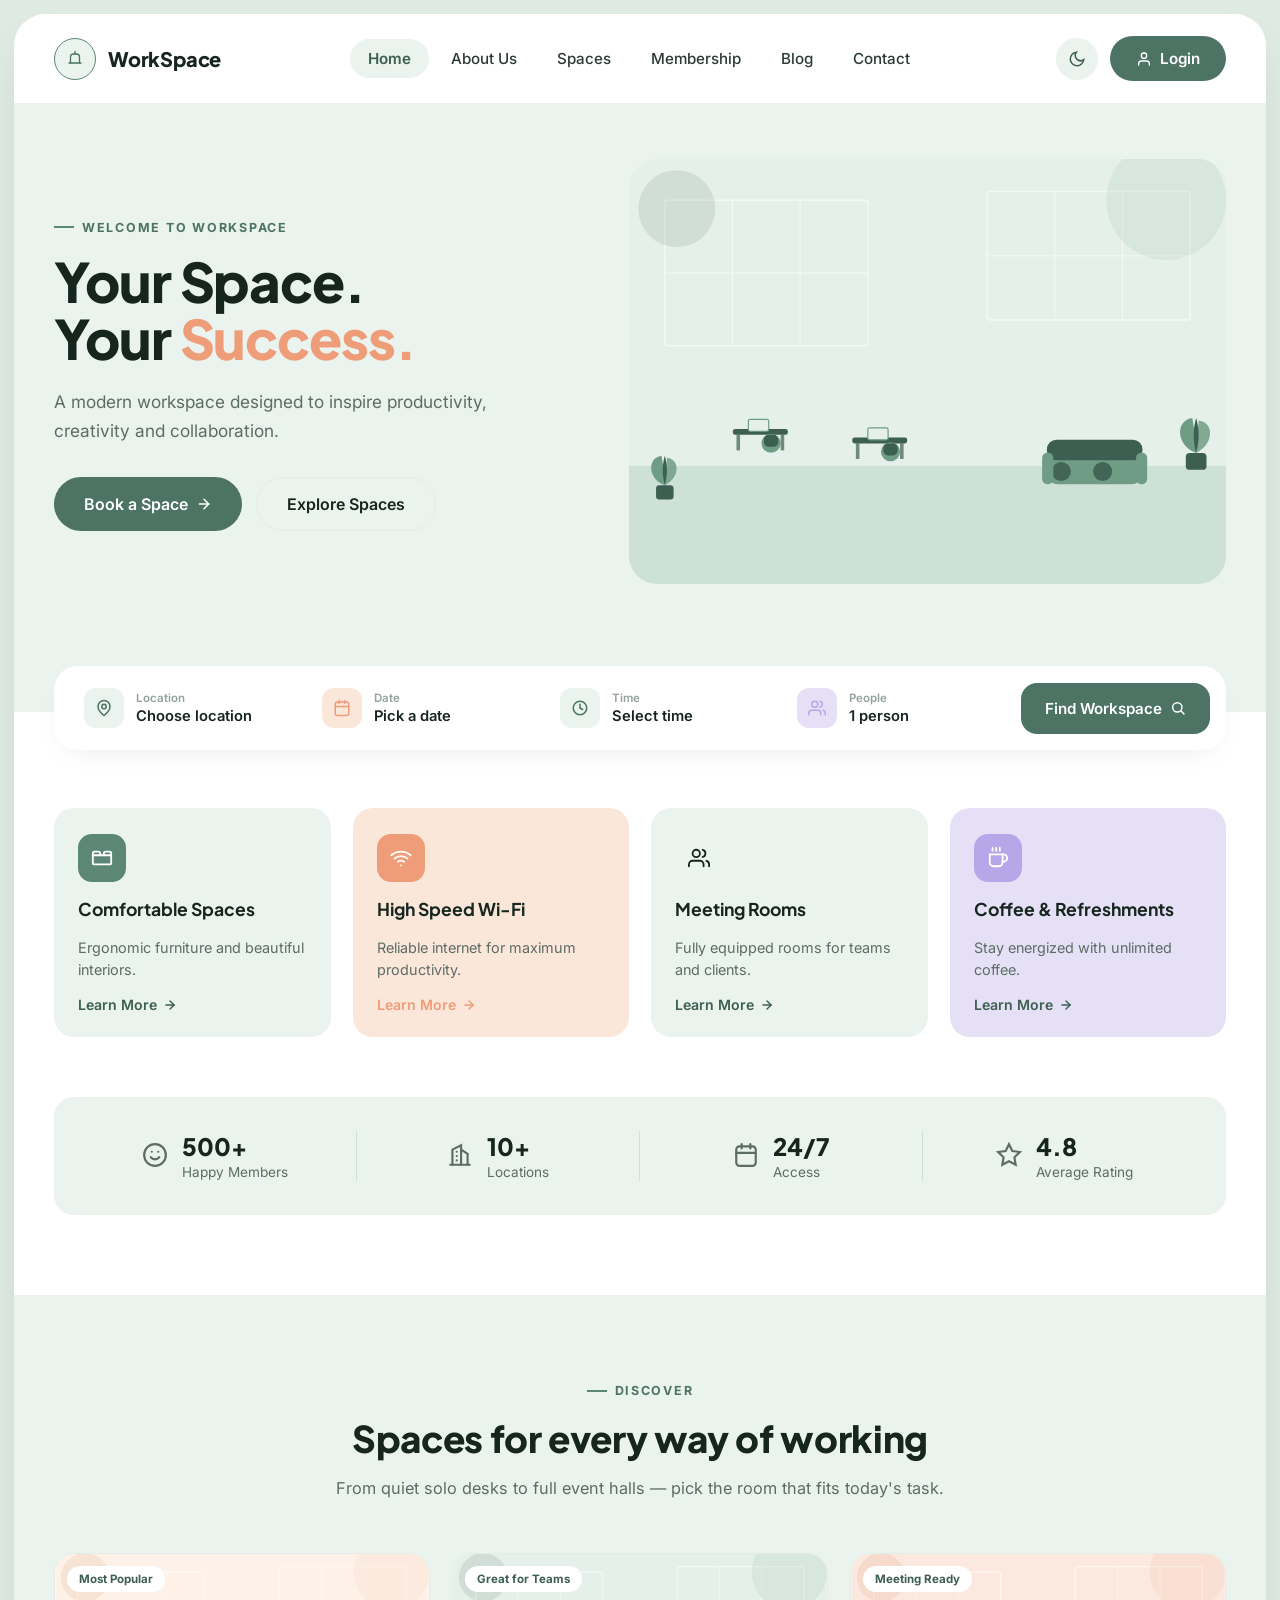
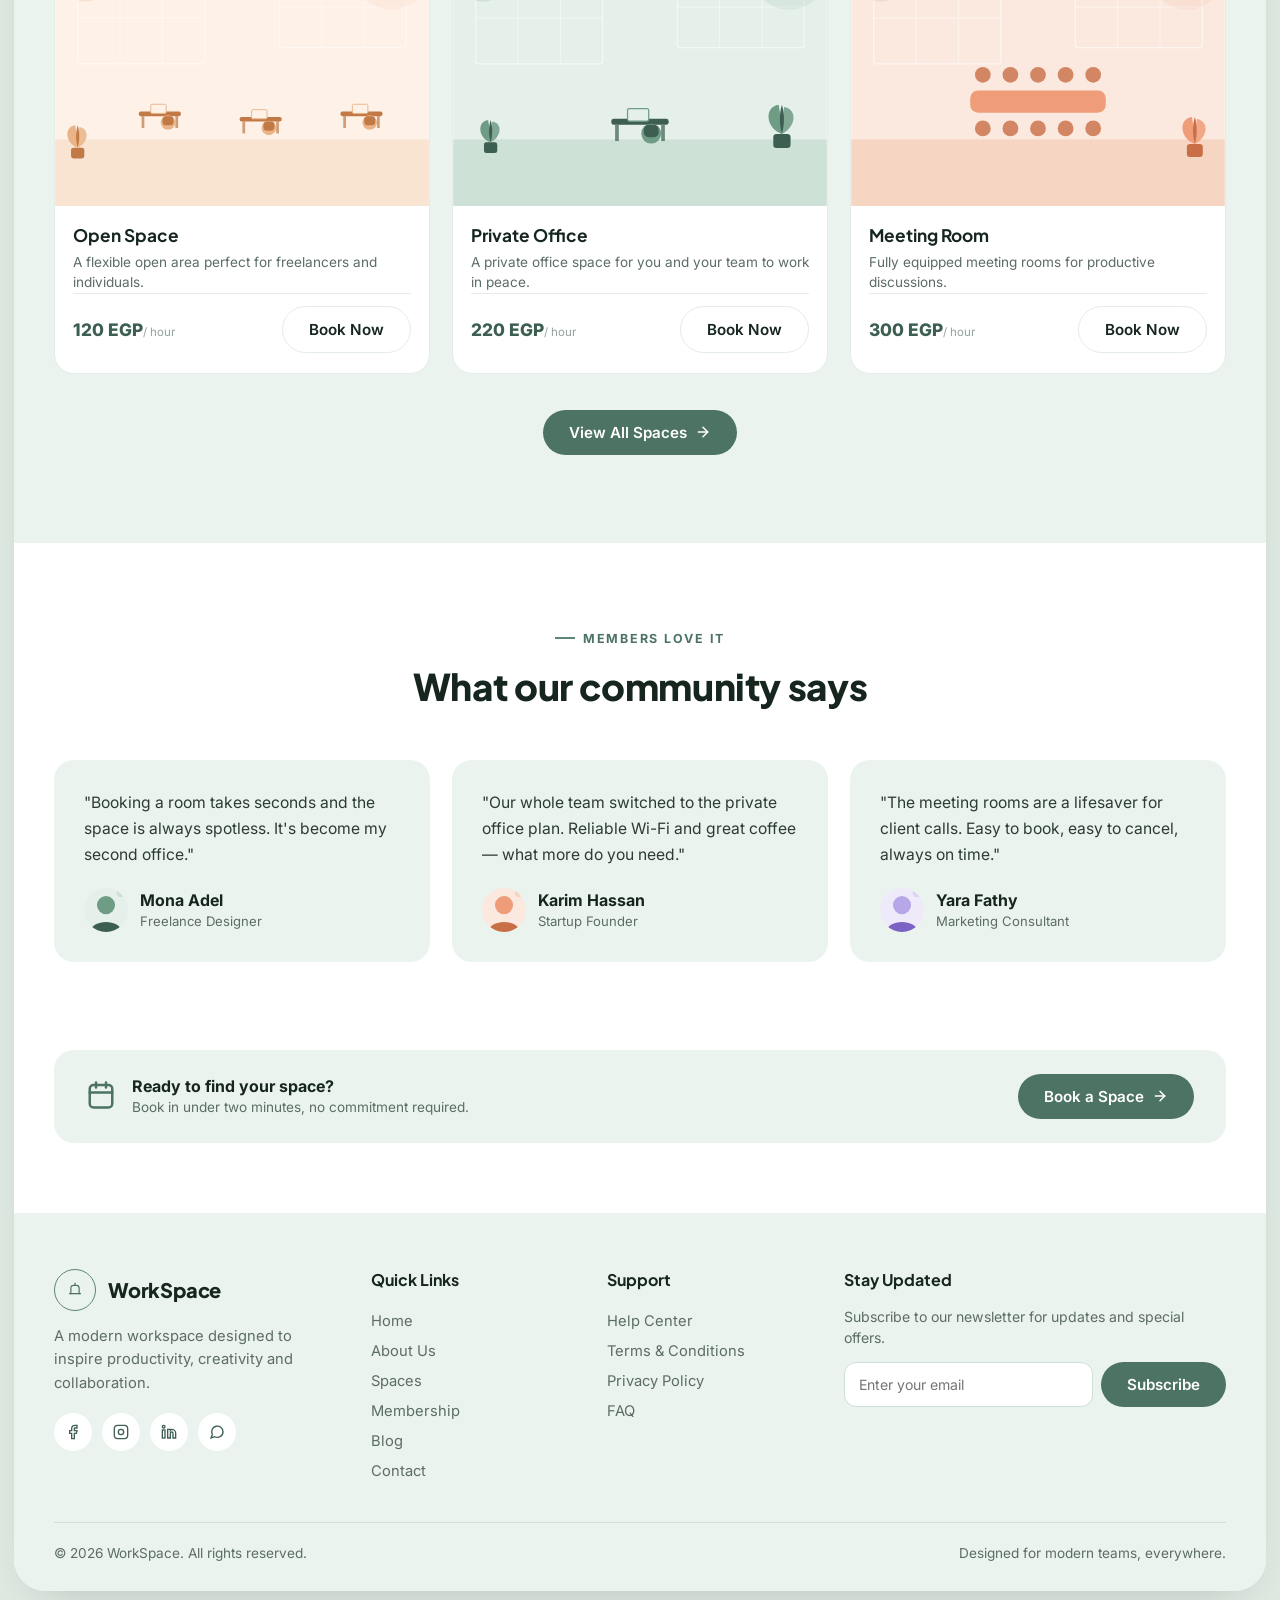
<file: index.html>
<!doctype html>
<html lang="en">
<head>
<meta charset="UTF-8">
<meta name="viewport" content="width=device-width, initial-scale=1.0">
<title>WorkSpace — Your Space. Your Success.</title>
<meta name="description" content="A modern coworking workspace designed to inspire productivity, creativity and collaboration.">
<link rel="icon" href="images/logo.svg">
<link rel="stylesheet" href="index.css">
</head>
<body>

<div class="page-frame">
<div class="canvas">

  <!-- ============================= HEADER ============================= -->
  <header class="site-header">
    <a href="index.html" class="brand">
      <span class="brand-mark"><img src="images/logo.svg" alt="" width="24" height="24"></span>
      WorkSpace
    </a>
    <input type="checkbox" id="nav-toggle-index" class="nav-toggle-checkbox">
    <nav class="main-nav" aria-label="Primary">
      <a href="index.html" class="active">Home</a>
      <a href="about.html">About Us</a>
      <a href="spaces.html">Spaces</a>
      <a href="membership.html">Membership</a>
      <a href="blog.html">Blog</a>
      <a href="contact.html">Contact</a>
    </nav>
    <div class="header-actions">
      <button class="icon-btn theme-toggle" aria-label="Toggle dark mode">
        <svg width="18" height="18" viewBox="0 0 24 24" fill="none" stroke="currentColor" stroke-width="2" stroke-linecap="round"><path d="M21 12.8A9 9 0 1 1 11.2 3 7 7 0 0 0 21 12.8Z"/></svg>
      </button>
      <label for="nav-toggle-index" class="nav-toggle" aria-label="Open menu">
        <svg width="20" height="20" viewBox="0 0 24 24" fill="none" stroke="currentColor" stroke-width="2" stroke-linecap="round"><line x1="3" y1="6" x2="21" y2="6"/><line x1="3" y1="12" x2="21" y2="12"/><line x1="3" y1="18" x2="21" y2="18"/></svg>
      </label>
      <a href="contact.html" class="btn btn-primary">
        <svg width="16" height="16" viewBox="0 0 24 24" fill="none" stroke="currentColor" stroke-width="2" stroke-linecap="round"><path d="M20 21v-2a4 4 0 0 0-4-4H8a4 4 0 0 0-4 4v2"/><circle cx="12" cy="7" r="4"/></svg>
        Login
      </a>
    </div>
  </header>

  <!-- ============================= HERO ============================= -->
  <section class="hero">
    <div class="hero-grid">
      <div class="hero-copy">
        <span class="eyebrow">Welcome to WorkSpace</span>
        <h1>Your Space.<br>Your <span class="accent">Success.</span></h1>
        <p class="lead">A modern workspace designed to inspire productivity, creativity and collaboration.</p>
        <div class="hero-cta">
          <a href="booking.html" class="btn btn-primary btn-lg">
            Book a Space
            <svg width="16" height="16" viewBox="0 0 24 24" fill="none" stroke="currentColor" stroke-width="2.2" stroke-linecap="round"><line x1="5" y1="12" x2="19" y2="12"/><polyline points="12 5 19 12 12 19"/></svg>
          </a>
          <a href="spaces.html" class="btn btn-outline btn-lg">Explore Spaces</a>
        </div>
      </div>
      <div class="hero-media">
        <img src="images/hero-workspace.svg" alt="Bright, plant-filled coworking lounge with sage green sofas and private desks">
      </div>
    </div>

    <!-- Finder bar -->
    <form class="finder" aria-label="Find a workspace">
      <div class="finder-field">
        <span class="finder-icon sage">
          <svg width="18" height="18" viewBox="0 0 24 24" fill="none" stroke="currentColor" stroke-width="2" stroke-linecap="round"><path d="M20 10c0 6-8 12-8 12s-8-6-8-12a8 8 0 0 1 16 0Z"/><circle cx="12" cy="10" r="3"/></svg>
        </span>
        <div class="finder-text">
          <label for="f-location">Location</label>
          <select id="f-location" class="finder-select">
            <option>Choose location</option>
            <option>Downtown</option>
            <option>Mohandessin</option>
            <option>Nasr City</option>
            <option>Zamalek</option>
          </select>
        </div>
      </div>
      <div class="finder-field">
        <span class="finder-icon coral">
          <svg width="18" height="18" viewBox="0 0 24 24" fill="none" stroke="currentColor" stroke-width="2" stroke-linecap="round"><rect x="3" y="4" width="18" height="18" rx="3"/><line x1="16" y1="2" x2="16" y2="6"/><line x1="8" y1="2" x2="8" y2="6"/><line x1="3" y1="10" x2="21" y2="10"/></svg>
        </span>
        <div class="finder-text">
          <label for="f-date">Date</label>
          <select id="f-date" class="finder-select">
            <option>Pick a date</option>
            <option>Today</option>
            <option>Tomorrow</option>
            <option>This weekend</option>
          </select>
        </div>
      </div>
      <div class="finder-field">
        <span class="finder-icon sage">
          <svg width="18" height="18" viewBox="0 0 24 24" fill="none" stroke="currentColor" stroke-width="2" stroke-linecap="round"><circle cx="12" cy="12" r="9"/><polyline points="12 7 12 12 15.5 14"/></svg>
        </span>
        <div class="finder-text">
          <label for="f-time">Time</label>
          <select id="f-time" class="finder-select">
            <option>Select time</option>
            <option>9:00 AM</option>
            <option>12:00 PM</option>
            <option>3:00 PM</option>
          </select>
        </div>
      </div>
      <div class="finder-field">
        <span class="finder-icon purple">
          <svg width="18" height="18" viewBox="0 0 24 24" fill="none" stroke="currentColor" stroke-width="2" stroke-linecap="round"><path d="M17 21v-2a4 4 0 0 0-4-4H5a4 4 0 0 0-4 4v2"/><circle cx="9" cy="7" r="4"/><path d="M23 21v-2a4 4 0 0 0-3-3.87"/><path d="M16 3.13a4 4 0 0 1 0 7.75"/></svg>
        </span>
        <div class="finder-text">
          <label for="f-people">People</label>
          <select id="f-people" class="finder-select">
            <option>1 person</option>
            <option>2 people</option>
            <option>4 people</option>
            <option>8+ people</option>
          </select>
        </div>
      </div>
      <button type="button" class="btn btn-primary finder-btn">
        Find Workspace
        <svg width="16" height="16" viewBox="0 0 24 24" fill="none" stroke="currentColor" stroke-width="2.2" stroke-linecap="round"><circle cx="11" cy="11" r="7"/><line x1="21" y1="21" x2="16.65" y2="16.65"/></svg>
      </button>
    </form>
  </section>

  <!-- ============================= FEATURES ============================= -->
  <section class="features">
    <div class="feature-card c-sage">
      <span class="feature-icon"><svg width="22" height="22" viewBox="0 0 24 24" fill="none" stroke="currentColor" stroke-width="2" stroke-linecap="round"><path d="M2 9v9a1 1 0 0 0 1 1h18a1 1 0 0 0 1-1V9"/><path d="M2 9V7a2 2 0 0 1 2-2h4a2 2 0 0 1 2 2v2M14 9V7a2 2 0 0 1 2-2h4a2 2 0 0 1 2 2v2"/><path d="M2 9h20"/></svg></span>
      <h3>Comfortable Spaces</h3>
      <p>Ergonomic furniture and beautiful interiors.</p>
      <a href="spaces.html" class="feature-link">Learn More
        <svg width="14" height="14" viewBox="0 0 24 24" fill="none" stroke="currentColor" stroke-width="2.4" stroke-linecap="round"><line x1="5" y1="12" x2="19" y2="12"/><polyline points="12 5 19 12 12 19"/></svg>
      </a>
    </div>

    <div class="feature-card c-coral">
      <span class="feature-icon"><svg width="22" height="22" viewBox="0 0 24 24" fill="none" stroke="currentColor" stroke-width="2" stroke-linecap="round"><path d="M5 12.55a11 11 0 0 1 14.08 0"/><path d="M1.42 9a16 16 0 0 1 21.16 0"/><path d="M8.53 16.11a6 6 0 0 1 6.95 0"/><line x1="12" y1="20" x2="12.01" y2="20"/></svg></span>
      <h3>High Speed Wi-Fi</h3>
      <p>Reliable internet for maximum productivity.</p>
      <a href="spaces.html" class="feature-link">Learn More
        <svg width="14" height="14" viewBox="0 0 24 24" fill="none" stroke="currentColor" stroke-width="2.4" stroke-linecap="round"><line x1="5" y1="12" x2="19" y2="12"/><polyline points="12 5 19 12 12 19"/></svg>
      </a>
    </div>

    <div class="feature-card c-mint">
      <span class="feature-icon"><svg width="22" height="22" viewBox="0 0 24 24" fill="none" stroke="currentColor" stroke-width="2" stroke-linecap="round"><path d="M17 21v-2a4 4 0 0 0-4-4H5a4 4 0 0 0-4 4v2"/><circle cx="9" cy="7" r="4"/><path d="M23 21v-2a4 4 0 0 0-3-3.87"/><path d="M16 3.13a4 4 0 0 1 0 7.75"/></svg></span>
      <h3>Meeting Rooms</h3>
      <p>Fully equipped rooms for teams and clients.</p>
      <a href="spaces.html" class="feature-link">Learn More
        <svg width="14" height="14" viewBox="0 0 24 24" fill="none" stroke="currentColor" stroke-width="2.4" stroke-linecap="round"><line x1="5" y1="12" x2="19" y2="12"/><polyline points="12 5 19 12 12 19"/></svg>
      </a>
    </div>

    <div class="feature-card c-purple">
      <span class="feature-icon"><svg width="22" height="22" viewBox="0 0 24 24" fill="none" stroke="currentColor" stroke-width="2" stroke-linecap="round"><path d="M17 8h1a4 4 0 1 1 0 8h-1"/><path d="M3 8h14v9a4 4 0 0 1-4 4H7a4 4 0 0 1-4-4V8Z"/><line x1="6" y1="1" x2="6" y2="4"/><line x1="10" y1="1" x2="10" y2="4"/><line x1="14" y1="1" x2="14" y2="4"/></svg></span>
      <h3>Coffee &amp; Refreshments</h3>
      <p>Stay energized with unlimited coffee.</p>
      <a href="spaces.html" class="feature-link">Learn More
        <svg width="14" height="14" viewBox="0 0 24 24" fill="none" stroke="currentColor" stroke-width="2.4" stroke-linecap="round"><line x1="5" y1="12" x2="19" y2="12"/><polyline points="12 5 19 12 12 19"/></svg>
      </a>
    </div>
  </section>

  <!-- ============================= STATS ============================= -->
  <div class="stats">
    <div class="stat">
      <span class="stat-icon"><svg width="26" height="26" viewBox="0 0 24 24" fill="none" stroke="currentColor" stroke-width="2" stroke-linecap="round"><circle cx="12" cy="12" r="10"/><path d="M8 14s1.5 2 4 2 4-2 4-2"/><line x1="9" y1="9" x2="9.01" y2="9"/><line x1="15" y1="9" x2="15.01" y2="9"/></svg></span>
      <div><b>500+</b><span>Happy Members</span></div>
    </div>
    <div class="stat">
      <span class="stat-icon"><svg width="26" height="26" viewBox="0 0 24 24" fill="none" stroke="currentColor" stroke-width="2" stroke-linecap="round"><path d="M3 21h18"/><path d="M5 21V7l8-4v18"/><path d="M19 21V11l-6-4"/><line x1="9" y1="9" x2="9.01" y2="9"/><line x1="9" y1="13" x2="9.01" y2="13"/><line x1="9" y1="17" x2="9.01" y2="17"/></svg></span>
      <div><b>10+</b><span>Locations</span></div>
    </div>
    <div class="stat">
      <span class="stat-icon"><svg width="26" height="26" viewBox="0 0 24 24" fill="none" stroke="currentColor" stroke-width="2" stroke-linecap="round"><rect x="3" y="4" width="18" height="18" rx="3"/><line x1="16" y1="2" x2="16" y2="6"/><line x1="8" y1="2" x2="8" y2="6"/><line x1="3" y1="10" x2="21" y2="10"/></svg></span>
      <div><b>24/7</b><span>Access</span></div>
    </div>
    <div class="stat">
      <span class="stat-icon"><svg width="26" height="26" viewBox="0 0 24 24" fill="none" stroke="currentColor" stroke-width="2" stroke-linecap="round"><polygon points="12 2 15.09 8.26 22 9.27 17 14.14 18.18 21.02 12 17.77 5.82 21.02 7 14.14 2 9.27 8.91 8.26 12 2"/></svg></span>
      <div><b>4.8</b><span>Average Rating</span></div>
    </div>
  </div>

  <!-- ===================== FEATURED SPACES PREVIEW ===================== -->
  <section class="section section-alt">
    <div class="section-head">
      <span class="eyebrow" style="justify-content:center;display:flex;">Discover</span>
      <h2>Spaces for every way of working</h2>
      <p>From quiet solo desks to full event halls — pick the room that fits today's task.</p>
    </div>
    <div class="space-grid" style="padding:0 0;">
      <div class="space-card">
        <div class="space-thumb">
          <span class="badge">Most Popular</span>
          <img src="images/room-open.svg" alt="Open desk area with shared tables">
        </div>
        <div class="space-body">
          <h3>Open Space</h3>
          <p>A flexible open area perfect for freelancers and individuals.</p>
          <div class="space-foot">
            <div class="space-price"><b>120 EGP</b><span>/ hour</span></div>
            <a href="booking.html" class="btn btn-outline">Book Now</a>
          </div>
        </div>
      </div>
      <div class="space-card">
        <div class="space-thumb">
          <span class="badge">Great for Teams</span>
          <img src="images/room-private.svg" alt="Private office with desk for a small team">
        </div>
        <div class="space-body">
          <h3>Private Office</h3>
          <p>A private office space for you and your team to work in peace.</p>
          <div class="space-foot">
            <div class="space-price"><b>220 EGP</b><span>/ hour</span></div>
            <a href="booking.html" class="btn btn-outline">Book Now</a>
          </div>
        </div>
      </div>
      <div class="space-card">
        <div class="space-thumb">
          <span class="badge">Meeting Ready</span>
          <img src="images/room-meeting.svg" alt="Meeting room with a long table and chairs">
        </div>
        <div class="space-body">
          <h3>Meeting Room</h3>
          <p>Fully equipped meeting rooms for productive discussions.</p>
          <div class="space-foot">
            <div class="space-price"><b>300 EGP</b><span>/ hour</span></div>
            <a href="booking.html" class="btn btn-outline">Book Now</a>
          </div>
        </div>
      </div>
    </div>
    <div class="load-more-wrap">
      <a href="spaces.html" class="btn btn-primary">View All Spaces
        <svg width="16" height="16" viewBox="0 0 24 24" fill="none" stroke="currentColor" stroke-width="2.2" stroke-linecap="round"><line x1="5" y1="12" x2="19" y2="12"/><polyline points="12 5 19 12 12 19"/></svg>
      </a>
    </div>
  </section>

  <!-- ============================= TESTIMONIALS ============================= -->
  <section class="section">
    <div class="section-head">
      <span class="eyebrow" style="justify-content:center;display:flex;">Members Love It</span>
      <h2>What our community says</h2>
    </div>
    <div class="value-grid" style="padding:0;">
      <div class="value-card">
        <p style="font-size:.98rem;color:var(--ink-700);line-height:1.65;">"Booking a room takes seconds and the space is always spotless. It's become my second office."</p>
        <div style="display:flex;align-items:center;gap:12px;margin-top:20px;">
          <img src="images/team-1.svg" alt="" style="width:44px;height:44px;border-radius:50%;object-fit:cover;">
          <div><b style="font-weight:700;display:block;">Mona Adel</b><span style="font-size:.82rem;color:var(--ink-500);">Freelance Designer</span></div>
        </div>
      </div>
      <div class="value-card">
        <p style="font-size:.98rem;color:var(--ink-700);line-height:1.65;">"Our whole team switched to the private office plan. Reliable Wi-Fi and great coffee — what more do you need."</p>
        <div style="display:flex;align-items:center;gap:12px;margin-top:20px;">
          <img src="images/team-2.svg" alt="" style="width:44px;height:44px;border-radius:50%;object-fit:cover;">
          <div><b style="font-weight:700;display:block;">Karim Hassan</b><span style="font-size:.82rem;color:var(--ink-500);">Startup Founder</span></div>
        </div>
      </div>
      <div class="value-card">
        <p style="font-size:.98rem;color:var(--ink-700);line-height:1.65;">"The meeting rooms are a lifesaver for client calls. Easy to book, easy to cancel, always on time."</p>
        <div style="display:flex;align-items:center;gap:12px;margin-top:20px;">
          <img src="images/team-3.svg" alt="" style="width:44px;height:44px;border-radius:50%;object-fit:cover;">
          <div><b style="font-weight:700;display:block;">Yara Fathy</b><span style="font-size:.82rem;color:var(--ink-500);">Marketing Consultant</span></div>
        </div>
      </div>
    </div>
  </section>

  <!-- ============================= CTA ============================= -->
  <div class="cta-banner">
    <div class="cta-banner-left">
      <span class="ti-icon"><svg width="30" height="30" viewBox="0 0 24 24" fill="none" stroke="currentColor" stroke-width="2" stroke-linecap="round"><rect x="3" y="4" width="18" height="18" rx="3"/><line x1="16" y1="2" x2="16" y2="6"/><line x1="8" y1="2" x2="8" y2="6"/><line x1="3" y1="10" x2="21" y2="10"/></svg></span>
      <div>
        <b>Ready to find your space?</b>
        <span>Book in under two minutes, no commitment required.</span>
      </div>
    </div>
    <a href="booking.html" class="btn btn-primary">Book a Space
      <svg width="16" height="16" viewBox="0 0 24 24" fill="none" stroke="currentColor" stroke-width="2.2" stroke-linecap="round"><line x1="5" y1="12" x2="19" y2="12"/><polyline points="12 5 19 12 12 19"/></svg>
    </a>
  </div>

  <!-- ============================= FOOTER ============================= -->
  <footer class="site-footer">
    <div class="footer-grid">
      <div class="footer-brand">
        <a href="index.html" class="brand">
          <span class="brand-mark"><img src="images/logo.svg" alt="" width="22" height="22"></span>
          WorkSpace
        </a>
        <p>A modern workspace designed to inspire productivity, creativity and collaboration.</p>
        <div class="social-row">
          <a href="#" aria-label="Facebook"><svg width="16" height="16" viewBox="0 0 24 24" fill="none" stroke="currentColor" stroke-width="2"><path d="M18 2h-3a5 5 0 0 0-5 5v3H7v4h3v8h4v-8h3l1-4h-4V7a1 1 0 0 1 1-1h3z"/></svg></a>
          <a href="#" aria-label="Instagram"><svg width="16" height="16" viewBox="0 0 24 24" fill="none" stroke="currentColor" stroke-width="2"><rect x="2" y="2" width="20" height="20" rx="5"/><circle cx="12" cy="12" r="4"/><line x1="17.5" y1="6.5" x2="17.5" y2="6.5"/></svg></a>
          <a href="#" aria-label="LinkedIn"><svg width="16" height="16" viewBox="0 0 24 24" fill="none" stroke="currentColor" stroke-width="2"><path d="M16 8a6 6 0 0 1 6 6v7h-4v-7a2 2 0 0 0-4 0v7h-4V8h4v1.5A5 5 0 0 1 16 8Z"/><rect x="2" y="9" width="4" height="12"/><circle cx="4" cy="4" r="2"/></svg></a>
          <a href="#" aria-label="WhatsApp"><svg width="16" height="16" viewBox="0 0 24 24" fill="none" stroke="currentColor" stroke-width="2"><path d="M21 11.5a8.5 8.5 0 0 1-12.4 7.6L3 21l2-5.4A8.5 8.5 0 1 1 21 11.5Z"/></svg></a>
        </div>
      </div>
      <div class="footer-col">
        <h4>Quick Links</h4>
        <a href="index.html">Home</a>
        <a href="about.html">About Us</a>
        <a href="spaces.html">Spaces</a>
        <a href="membership.html">Membership</a>
        <a href="blog.html">Blog</a>
        <a href="contact.html">Contact</a>
      </div>
      <div class="footer-col">
        <h4>Support</h4>
        <a href="#">Help Center</a>
        <a href="#">Terms &amp; Conditions</a>
        <a href="#">Privacy Policy</a>
        <a href="#">FAQ</a>
      </div>
      <div class="footer-col">
        <h4>Stay Updated</h4>
        <p style="color:var(--ink-500);font-size:.88rem;line-height:1.5;">Subscribe to our newsletter for updates and special offers.</p>
        <form class="newsletter-form">
          <input type="email" placeholder="Enter your email" required aria-label="Email address">
          <button type="button" class="btn btn-primary">Subscribe</button>
        </form>
      </div>
    </div>
    <div class="footer-bottom">
      <span>© <span>2026</span> WorkSpace. All rights reserved.</span>
      <span>Designed for modern teams, everywhere.</span>
    </div>
  </footer>

</div>
</div>

</body>
</html>
</file>
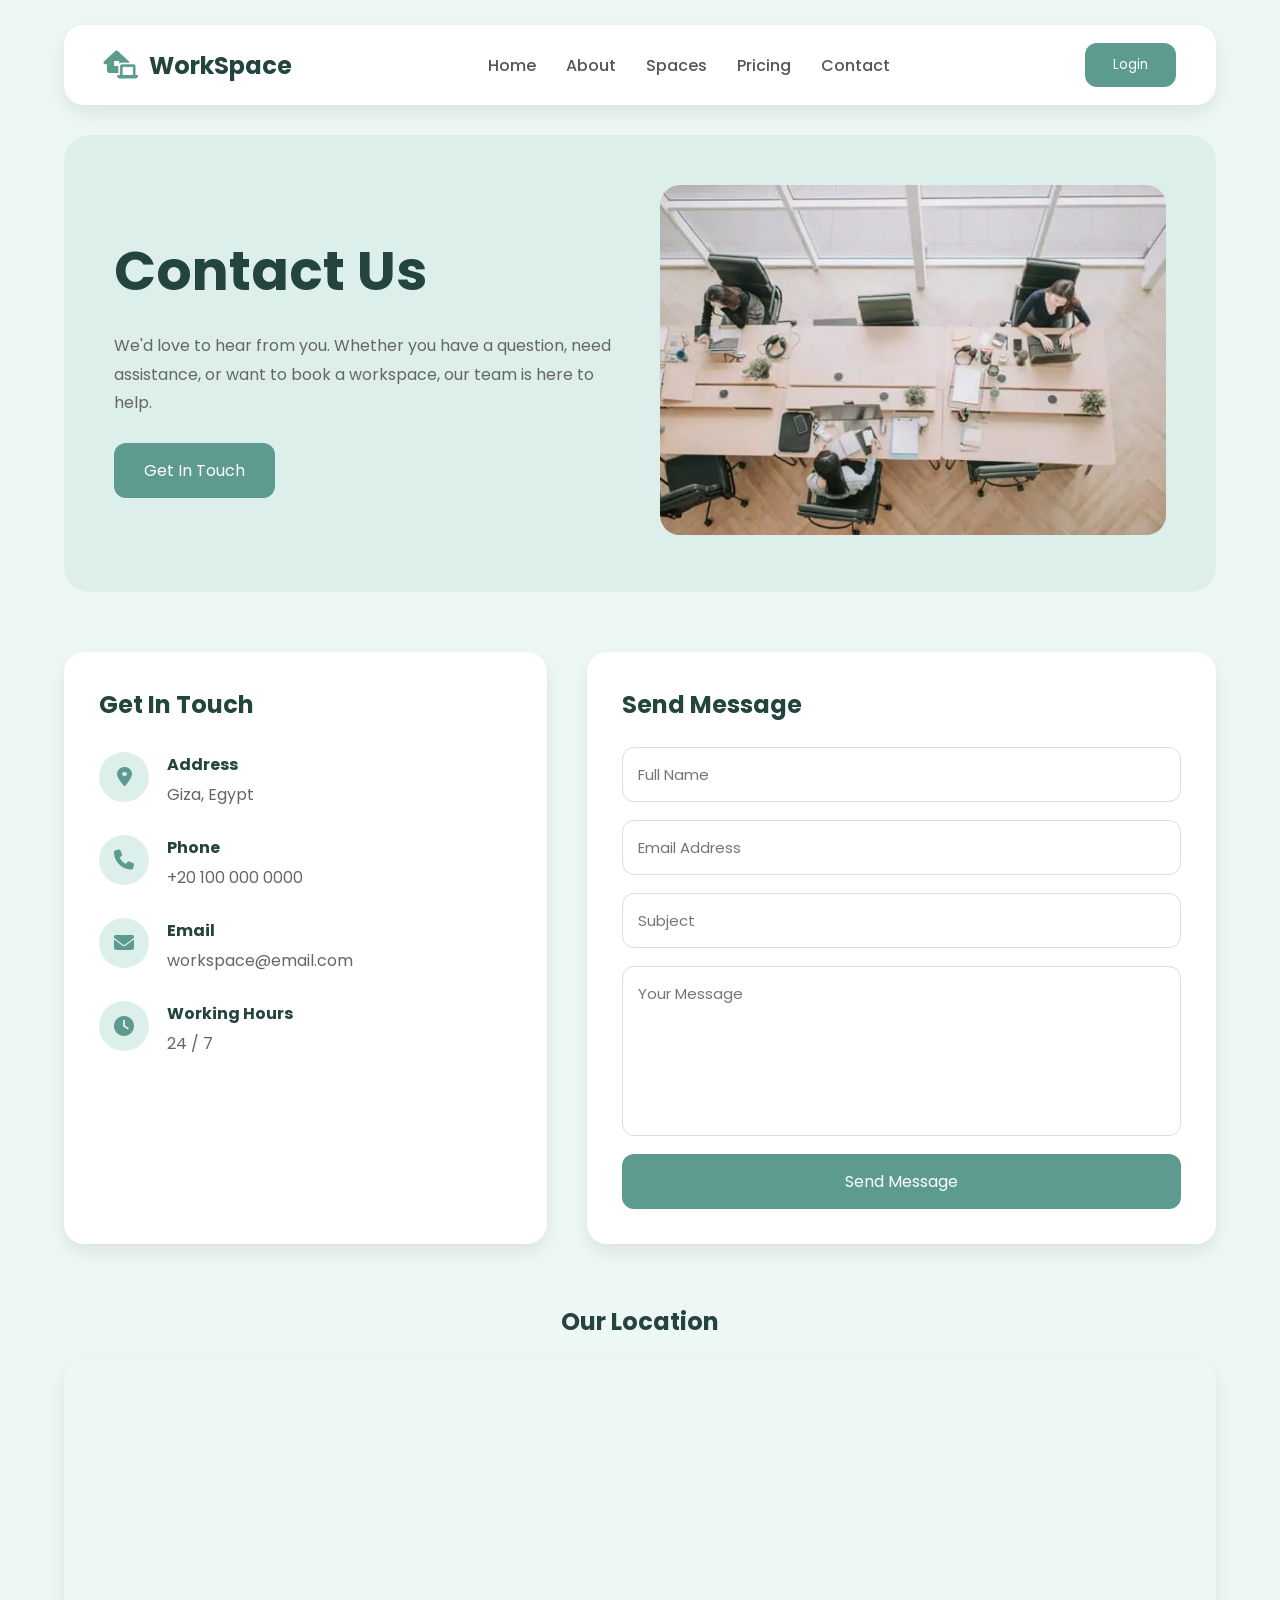
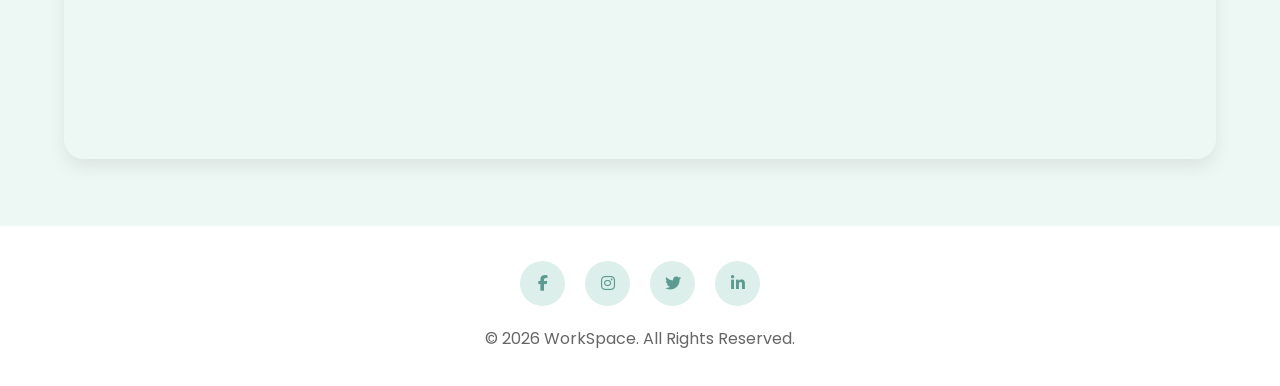
<file: contact.html>
<!DOCTYPE html>
<html lang="en">
<head>
    <meta charset="UTF-8">
    <meta name="viewport" content="width=device-width, initial-scale=1.0">
    <title>WorkSpace Contact Us</title>
    <link rel="stylesheet" href="contact.css">
    <link rel="stylesheet"
    href="https://cdnjs.cloudflare.com/ajax/libs/font-awesome/6.6.0/css/all.min.css">
</head>
<body>
<!-- ========== NAVBAR ========== -->
<header>
    <div class="logo">
        <i class="fa-solid fa-laptop-house"></i>
        <h2>WorkSpace</h2>
    </div>
    <nav>
        <a href="index.html">Home</a>
        <a href="#">About</a>
        <a href="spaces.html">Spaces</a>
        <a href="#">Pricing</a>
        <a href="contact.html">Contact</a>
    </nav>
    <button class="login-btn">Login</button>
</header>

<!-- ========== HERO ========== -->
<section class="hero">
    <div class="hero-text">
        <h1>Contact Us</h1>
        <p>
            We'd love to hear from you.
            Whether you have a question, need assistance,
            or want to book a workspace, our team is here to help.
        </p>
        <button>Get In Touch</button>
    </div>
    <div class="hero-image">
        <img src="images/contact.jpg" alt="Contact Hero">
    </div>
</section>

<!-- ========== CONTACT ========== -->
<section class="contact-container">
    <!-- Contact Info -->
    <div class="contact-info">
        <h2>Get In Touch</h2>
        <div class="info">
            <i class="fa-solid fa-location-dot"></i>
            <div>
                <h4>Address</h4>
                <p>Giza, Egypt</p>
            </div>
        </div>
        <div class="info">
            <i class="fa-solid fa-phone"></i>
            <div>
                <h4>Phone</h4>
                <p>+20 100 000 0000</p>
            </div>
        </div>
        <div class="info">
            <i class="fa-solid fa-envelope"></i>
            <div>
                <h4>Email</h4>
                <p>workspace@email.com</p>
            </div>
        </div>
        <div class="info">
            <i class="fa-solid fa-clock"></i>
            <div>
                <h4>Working Hours</h4>
                <p>24 / 7</p>
            </div>
        </div>
    </div>

    <!-- Contact Form -->
    <div class="contact-form">
        <h2>Send Message</h2>
        <form>
            <input type="text" placeholder="Full Name" required>
            <input type="email" placeholder="Email Address" pattern="email@gmail.com" required>
            <input type="text" placeholder="Subject">
            <textarea placeholder="Your Message"></textarea>
            <button>Send Message</button>
        </form>
    </div>
</section>

<!-- ========== MAP ========== -->
<section class="map">
    <h2>Our Location</h2>
    <iframe
        src="https://maps.app.goo.gl/r4XziknwcJEWzicD7?g_st=aw"
        width="100%"
        height="400"
        style="border:0; border-radius:20px;"
        allowfullscreen=""
        loading="lazy">
    </iframe>
</section>

<!-- ========== FOOTER ========== -->
<footer>
    <div class="social">
        <i class="fab fa-facebook-f"></i>
        <i class="fab fa-instagram"></i>
        <i class="fab fa-twitter"></i>
        <i class="fab fa-linkedin-in"></i>
    </div>
    <p>
        © 2026 WorkSpace. All Rights Reserved.
    </p>
</footer>
</body>
</html>
</file>
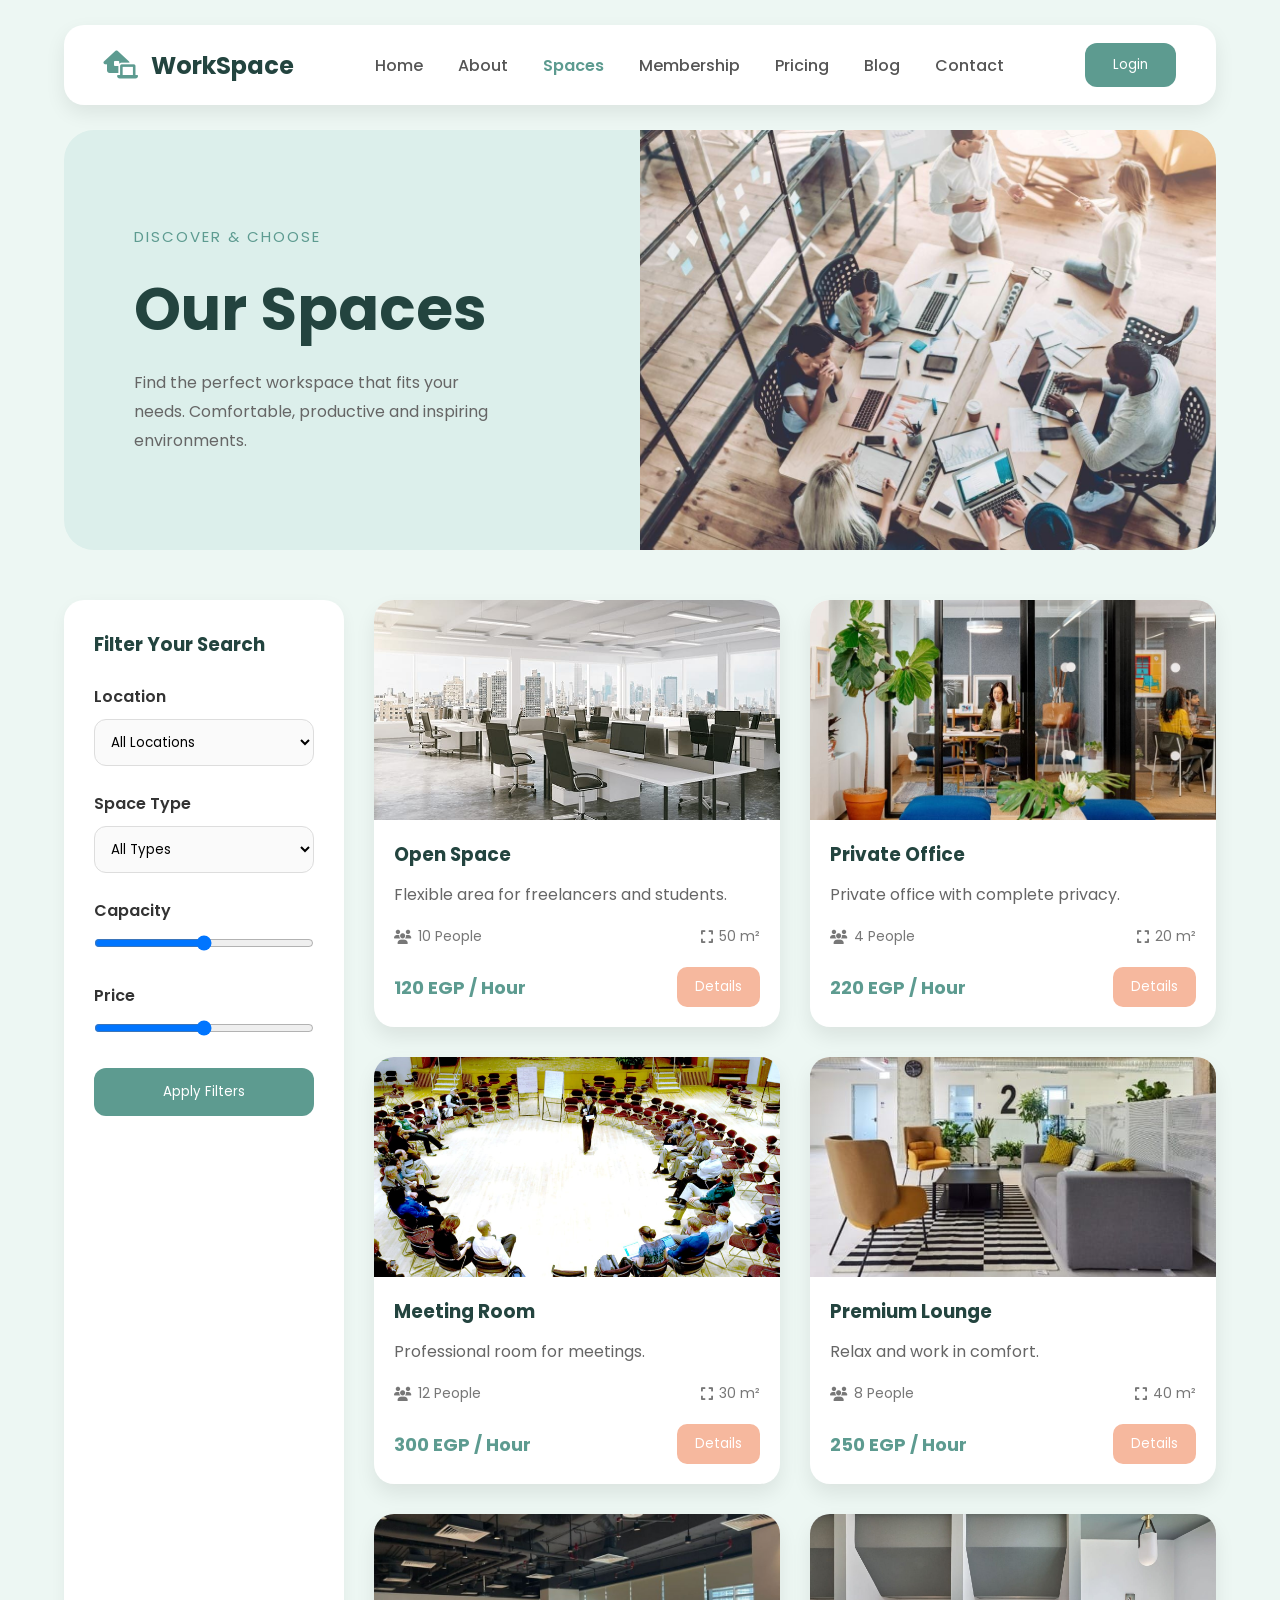
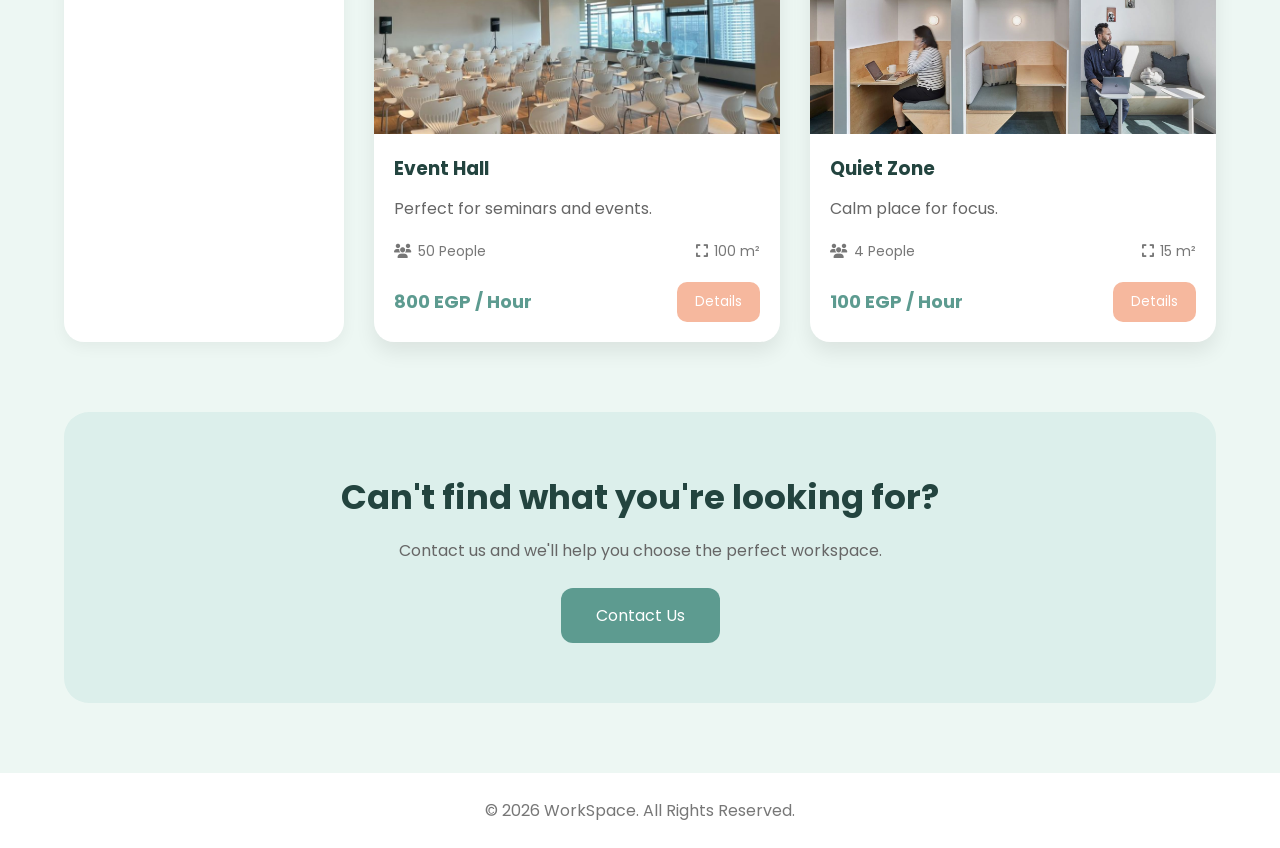
<file: spaces.html>
<!DOCTYPE html>
<html lang="en">
<head>
    <meta charset="UTF-8">
    <meta name="viewport" content="width=device-width, initial-scale=1.0">
    <title>WorkSpace Spaces</title>
    <link rel="stylesheet" href="spaces.css">
    <link rel="stylesheet"
    href="https://cdnjs.cloudflare.com/ajax/libs/font-awesome/6.6.0/css/all.min.css">
</head>
<body>
<!-- ================= NAVBAR ================= -->

<header>
    <div class="logo">
        <i class="fa-solid fa-laptop-house"></i>
        <h2>WorkSpace</h2>
    </div>
    <nav>
        <a href="index.html">Home</a>
        <a href="#">About</a>
        <a href="spaces.html" class="active">Spaces</a>
        <a href="#">Membership</a>
        <a href="#">Pricing</a>
        <a href="#">Blog</a>
        <a href="contact.html">Contact</a>
    </nav>
    <button class="login-btn">
        Login
    </button>
</header>
<!-- ================= HERO ================= -->

<section class="hero">
    <div class="hero-text">
        <span>DISCOVER & CHOOSE</span>
        <h1>Our Spaces</h1>
        <p>
            Find the perfect workspace that fits
            your needs.
            Comfortable, productive and inspiring
            environments.
        </p>
    </div>
    <div class="hero-image">
        <img src="images/hero.jpg">
    </div>
</section>

<!-- ================= MAIN ================= -->

<section class="container">

<!-- ================= FILTER ================= -->

<aside class="filter">
<h3>Filter Your Search</h3>
<div class="box">
<label>Location</label>
<select>
<option>All Locations</option>
<option>Cairo</option>
<option>Giza</option>
<option>Alex</option>
</select>
</div>
<div class="box">
<label>Space Type</label>
<select>
<option>All Types</option>
<option>Open Space</option>
<option>Meeting Room</option>
<option>Private Office</option>
<option>Premium Lounge</option>
<option>Event Hall</option>
<option>Quiet Zone</option>
</select>
</div>
<div class="box">
<label>Capacity</label>
<input type="range">
</div>
<div class="box">
<label>Price</label>
<input type="range">
</div>
<button class="filter-btn">
Apply Filters
</button>
</aside>

<!-- ================= CARDS ================= -->

<div class="cards">
<!-- CARD 1 -->
<div class="card">
<img src="images/open-space.jpg">
<div class="content">
<h3>Open Space</h3>
<p>
Flexible area for freelancers
and students.
</p>
<div class="info">
<span>
<i class="fa-solid fa-users"></i>
10 People
</span>
<span>
<i class="fa-solid fa-expand"></i>
50 m²
</span>
</div>
<div class="price">
<h4>120 EGP / Hour</h4>
<button>Details</button>
</div>
</div>
</div>

<!-- CARD 2 -->
<div class="card">
<img src="images/private.jpg">
<div class="content">
<h3>Private Office</h3>
<p>
Private office with complete
privacy.
</p>
<div class="info">
<span>
<i class="fa-solid fa-users"></i>
4 People
</span>
<span>
<i class="fa-solid fa-expand"></i>
20 m²
</span>
</div>
<div class="price">
<h4>220 EGP / Hour</h4>
<button>Details</button>
</div>
</div>
</div>

<!-- CARD 3 -->

<div class="card">
<img src="images/meeting.jpg">
<div class="content">
<h3>Meeting Room</h3>
<p>
Professional room for meetings.
</p>
<div class="info">
<span>
<i class="fa-solid fa-users"></i>
12 People
</span>
<span>
<i class="fa-solid fa-expand"></i>
30 m²
</span>
</div>
<div class="price">
<h4>300 EGP / Hour</h4>
<button>Details</button>
</div>
</div>
</div>

<!-- CARD 4 -->
<div class="card">
<img src="images/lounge.jpg">
<div class="content">
<h3>Premium Lounge</h3>
<p>
Relax and work in comfort.
</p>
<div class="info">
<span>
<i class="fa-solid fa-users"></i>
8 People
</span>
<span>
<i class="fa-solid fa-expand"></i>
40 m²
</span>
</div>
<div class="price">
<h4>250 EGP / Hour</h4>
<button>Details</button>
</div>
</div>
</div>

<!-- CARD 5 -->
<div class="card">
<img src="images/event.jpg">
<div class="content">
<h3>Event Hall</h3>
<p>
Perfect for seminars and events.
</p>
<div class="info">
<span>
<i class="fa-solid fa-users"></i>
50 People
</span>
<span>
<i class="fa-solid fa-expand"></i>
100 m²
</span>
</div>
<div class="price">
<h4>800 EGP / Hour</h4>
<button>Details</button>
</div>
</div>
</div>

<!-- CARD 6 -->
<div class="card">
<img src="images/quiet.jpg">
<div class="content">
<h3>Quiet Zone</h3>
<p>
Calm place for focus.
</p>
<div class="info">
<span>
<i class="fa-solid fa-users"></i>
4 People
</span>
<span>
<i class="fa-solid fa-expand"></i>
15 m²
</span>
</div>
<div class="price">
<h4>100 EGP / Hour</h4>
<button>Details</button>
</div>
</div>
</div>
</div>
</section>

<!-- ================= CTA ================= -->
<section class="contact-box">
<h2>
Can't find what you're looking for?
</h2>
<p>
Contact us and we'll help you choose
the perfect workspace.
</p>
<a href="contact.html" class="contact-btn">
    Contact Us
</a>
</section>

<!-- ================= FOOTER ================= -->
<footer>
<p>
© 2026 WorkSpace. All Rights Reserved.
</p>
</footer>
</body>
</html>
</file>
<file: index.css>
/* ==========================================================================
   WorkSpace — Design System
   ========================================================================== */

@import url('https://fonts.googleapis.com/css2?family=Plus+Jakarta+Sans:wght@400;500;600;700;800&family=Inter:wght@400;500;600;700&display=swap');

:root{
  /* Palette */
  --mint-bg:      #dfeae3;
  --page-bg:      #ffffff;
  --sage-100:     #eaf3ee;
  --sage-200:     #dcebe3;
  --sage-500:     #5c8776;
  --sage-600:     #4c7364;
  --sage-700:     #3d5f51;
  --coral-500:    #ef9d78;
  --coral-100:    #fbe6da;
  --purple-100:   #e6e0f6;
  --purple-500:   #b7a6e8;
  --ink-900:      #16261f;
  --ink-700:      #2c3b34;
  --ink-500:      #5c6d65;
  --ink-300:      #93a39b;
  --line:         #e3ece6;
  --white:        #ffffff;
  --radius-xl:    28px;
  --radius-lg:    20px;
  --radius-md:    14px;
  --radius-sm:    10px;
  --shadow-soft:  0 20px 50px -25px rgba(22,38,31,.25);
  --shadow-card:  0 10px 30px -18px rgba(22,38,31,.18);
  --font-display: 'Plus Jakarta Sans', sans-serif;
  --font-body:    'Inter', sans-serif;
}

*,*::before,*::after{ box-sizing:border-box; }
html{ scroll-behavior:smooth; }
body{
  margin:0;
  font-family:var(--font-body);
  background:var(--mint-bg);
  color:var(--ink-900);
  -webkit-font-smoothing:antialiased;
}
img{ max-width:100%; display:block; }
a{ color:inherit; text-decoration:none; }
button{ font-family:inherit; cursor:pointer; }
input,select,textarea{ font-family:inherit; }
ul{ margin:0; padding:0; list-style:none; }
h1,h2,h3,h4{ font-family:var(--font-display); margin:0; color:var(--ink-900); }
p{ margin:0; }

:focus-visible{
  outline:2px solid var(--sage-600);
  outline-offset:3px;
  border-radius:6px;
}

@media (prefers-reduced-motion: reduce){
  *{ animation-duration:.001ms !important; animation-iteration-count:1 !important; transition-duration:.001ms !important; scroll-behavior:auto !important; }
}

/* ==========================================================================
   Page frame — soft mint gutter with a floating white canvas
   ========================================================================== */
.page-frame{
  max-width:1536px;
  margin:0 auto;
  padding:14px;
}
.canvas{
  background:var(--page-bg);
  border-radius:32px;
  overflow:hidden;
  box-shadow:var(--shadow-soft);
}

/* ==========================================================================
   Header / Nav
   ========================================================================== */
.site-header{
  position:relative;
  display:flex;
  align-items:center;
  justify-content:space-between;
  gap:24px;
  padding:22px 40px;
  background:var(--white);
}
.nav-toggle-checkbox{
  position:absolute;
  opacity:0;
  width:0;
  height:0;
  pointer-events:none;
}
.brand{
  display:flex;
  align-items:center;
  gap:12px;
  font-family:var(--font-display);
  font-weight:800;
  font-size:1.25rem;
  color:var(--ink-900);
  letter-spacing:-.01em;
}
.brand-mark{
  width:42px;
  height:42px;
  border-radius:50%;
  border:1.5px solid var(--sage-500);
  display:flex;
  align-items:center;
  justify-content:center;
  color:var(--sage-600);
  background:var(--sage-100);
  flex:none;
}
.main-nav{
  display:flex;
  align-items:center;
  gap:4px;
  flex:1;
  justify-content:center;
}
.main-nav a{
  padding:10px 18px;
  border-radius:22px;
  font-weight:500;
  font-size:.95rem;
  color:var(--ink-700);
  transition:background .18s ease, color .18s ease;
  white-space:nowrap;
}
.main-nav a:hover{ background:var(--sage-100); color:var(--ink-900); }
.main-nav a.active{ background:var(--sage-100); color:var(--sage-700); font-weight:600; }

.header-actions{
  display:flex;
  align-items:center;
  gap:12px;
}
.icon-btn{
  width:42px;
  height:42px;
  border-radius:50%;
  background:var(--sage-100);
  border:none;
  display:flex;
  align-items:center;
  justify-content:center;
  color:var(--sage-700);
  transition:background .18s ease, transform .18s ease;
}
.icon-btn:hover{ background:var(--sage-200); transform:translateY(-1px); }

.btn{
  display:inline-flex;
  align-items:center;
  justify-content:center;
  gap:8px;
  border:none;
  border-radius:999px;
  padding:13px 26px;
  font-weight:600;
  font-size:.95rem;
  font-family:var(--font-body);
  transition:transform .18s ease, box-shadow .18s ease, background .18s ease;
  white-space:nowrap;
}
.btn svg{ flex:none; }
.btn-primary{ background:var(--sage-600); color:#fff; }
.btn-primary:hover{ background:var(--sage-700); transform:translateY(-2px); box-shadow:0 12px 24px -12px rgba(76,115,100,.55); }
.btn-outline{ background:transparent; color:var(--ink-900); border:1.5px solid var(--line); }
.btn-outline:hover{ border-color:var(--sage-500); color:var(--sage-700); background:var(--sage-100); }
.btn-block{ width:100%; }
.btn-lg{ padding:16px 30px; font-size:1rem; }

.nav-toggle{
  display:none;
  width:42px; height:42px;
  border:none; border-radius:12px;
  background:var(--sage-100);
  align-items:center; justify-content:center;
  color:var(--ink-900);
  cursor:pointer;
}

/* ==========================================================================
   Hero
   ========================================================================== */
.hero{
  background:var(--sage-100);
  padding:56px 40px 0;
}
.hero-grid{
  display:grid;
  grid-template-columns:1fr 1.15fr;
  gap:56px;
  align-items:center;
}
.eyebrow{
  display:inline-flex;
  align-items:center;
  gap:8px;
  font-size:.78rem;
  font-weight:700;
  letter-spacing:.14em;
  text-transform:uppercase;
  color:var(--sage-600);
  margin-bottom:18px;
}
.eyebrow::before{
  content:'';
  width:20px; height:2px;
  background:var(--sage-500);
  display:inline-block;
}
.hero h1{
  font-size:3.4rem;
  line-height:1.06;
  font-weight:800;
  letter-spacing:-.02em;
  color:var(--ink-900);
}
.hero h1 .accent{ color:var(--coral-500); }
.hero p.lead{
  margin-top:20px;
  font-size:1.08rem;
  line-height:1.65;
  color:var(--ink-500);
  max-width:480px;
}
.hero-cta{ display:flex; gap:14px; margin-top:32px; flex-wrap:wrap; }
.hero-media{
  position:relative;
  border-radius:var(--radius-xl);
  overflow:hidden;
  aspect-ratio:16/11.4;
}
.hero-media img{ width:100%; height:100%; object-fit:cover; }

/* Search / finder bar */
.finder{
  margin-top:44px;
  background:var(--white);
  border-radius:24px;
  box-shadow:var(--shadow-card);
  padding:14px 16px;
  display:grid;
  grid-template-columns:repeat(4,1fr) auto;
  gap:8px;
  align-items:center;
  position:relative;
  transform:translateY(38px);
  z-index:5;
}
.finder-field{
  display:flex;
  align-items:center;
  gap:12px;
  padding:8px 14px;
  border-radius:16px;
}
.finder-field:hover{ background:var(--sage-100); }
.finder-icon{
  width:40px; height:40px;
  border-radius:12px;
  display:flex; align-items:center; justify-content:center;
  flex:none;
}
.finder-icon.sage{ background:var(--sage-100); color:var(--sage-600); }
.finder-icon.coral{ background:var(--coral-100); color:var(--coral-500); }
.finder-icon.purple{ background:var(--purple-100); color:var(--purple-500); }
.finder-text{ display:flex; flex-direction:column; gap:2px; min-width:0; }
.finder-text label{ font-size:.72rem; color:var(--ink-300); font-weight:600; }
.finder-select{
  border:none; background:transparent; padding:0;
  font-size:.92rem; font-weight:600; color:var(--ink-900);
  appearance:none; -webkit-appearance:none;
  width:100%;
}
.finder-btn{
  border-radius:16px !important;
  padding:16px 24px !important;
}

/* ==========================================================================
   Feature cards (home)
   ========================================================================== */
.features{
  padding:96px 40px 60px;
  display:grid;
  grid-template-columns:repeat(4,1fr);
  gap:22px;
}
.feature-card{
  border-radius:var(--radius-lg);
  padding:26px 24px 24px;
  display:flex;
  flex-direction:column;
  gap:16px;
  min-height:220px;
  position:relative;
  overflow:hidden;
  transition:transform .2s ease;
}
.feature-card:hover{ transform:translateY(-4px); }
.feature-card.c-sage{ background:var(--sage-100); }
.feature-card.c-coral{ background:var(--coral-100); }
.feature-card.c-mint{ background:var(--sage-100); }
.feature-card.c-purple{ background:var(--purple-100); }
.feature-icon{
  width:48px; height:48px;
  border-radius:14px;
  display:flex; align-items:center; justify-content:center;
}
.feature-card.c-sage .feature-icon{ background:var(--sage-500); color:#fff; }
.feature-card.c-coral .feature-icon{ background:var(--coral-500); color:#fff; }
.feature-card.c-purple .feature-icon{ background:var(--purple-500); color:#fff; }
.feature-card h3{ font-size:1.1rem; font-weight:700; line-height:1.3; }
.feature-card p{ color:var(--ink-500); font-size:.9rem; line-height:1.5; flex:1; }
.feature-link{
  display:inline-flex; align-items:center; gap:6px;
  font-weight:600; font-size:.88rem; color:var(--sage-700);
  margin-top:auto;
}
.feature-card.c-coral .feature-link{ color:var(--coral-500); }
.feature-visual{
  position:absolute; right:-6px; bottom:-6px;
  width:92px; opacity:.95;
}

/* ==========================================================================
   Stats strip
   ========================================================================== */
.stats{
  margin:0 40px 80px;
  background:var(--sage-100);
  border-radius:var(--radius-lg);
  padding:34px 20px;
  display:grid;
  grid-template-columns:repeat(4,1fr);
}
.stat{
  display:flex; align-items:center; gap:14px;
  justify-content:center;
  padding:0 12px;
  border-right:1px solid #cfe0d7;
}
.stat:last-child{ border-right:none; }
.stat-icon{ color:var(--sage-600); flex:none; }
.stat b{ display:block; font-family:var(--font-display); font-size:1.5rem; font-weight:800; color:var(--ink-900); }
.stat span{ font-size:.85rem; color:var(--ink-500); }

/* ==========================================================================
   Generic section utilities
   ========================================================================== */
.section{ padding:88px 40px; }
.section-tight{ padding:64px 40px; }
.section-head{
  text-align:center;
  max-width:640px;
  margin:0 auto 52px;
}
.section-head h2{ font-size:2.3rem; font-weight:800; letter-spacing:-.01em; line-height:1.2; }
.section-head p{ margin-top:14px; color:var(--ink-500); font-size:1.02rem; line-height:1.6; }
.section-alt{ background:var(--sage-100); }

/* ==========================================================================
   Page hero (interior pages)
   ========================================================================== */
.page-hero{
  background:var(--sage-100);
  padding:48px 40px;
  display:grid;
  grid-template-columns:1.1fr .9fr;
  gap:40px;
  align-items:center;
}
.page-hero.no-media{ grid-template-columns:1fr; text-align:left; }
.page-hero h1{ font-size:2.6rem; font-weight:800; letter-spacing:-.01em; }
.page-hero p{ margin-top:14px; color:var(--ink-500); font-size:1.02rem; max-width:520px; line-height:1.6; }
.page-hero-media{
  border-radius:var(--radius-lg);
  overflow:hidden;
  aspect-ratio:16/9;
}
.page-hero-media img{ width:100%; height:100%; object-fit:cover; }
.dot-grid{
  position:absolute;
  width:150px; height:150px;
  background-image:radial-gradient(circle, #c7d9cd 1.6px, transparent 1.6px);
  background-size:14px 14px;
  opacity:.7;
}

/* ==========================================================================
   Footer
   ========================================================================== */
.site-footer{
  background:var(--sage-100);
  padding:56px 40px 30px;
}
.footer-grid{
  display:grid;
  grid-template-columns:1.4fr 1fr 1fr 1.2fr;
  gap:36px;
  padding-bottom:36px;
}
.footer-brand p{ margin-top:14px; color:var(--ink-500); font-size:.92rem; line-height:1.6; max-width:280px; }
.footer-col h4{ font-size:1rem; font-weight:700; margin-bottom:16px; }
.footer-col a{
  display:block;
  color:var(--ink-500);
  font-size:.92rem;
  padding:6px 0;
  transition:color .15s ease;
}
.footer-col a:hover{ color:var(--sage-700); }
.social-row{ display:flex; gap:10px; margin-top:18px; }
.social-row a{
  width:38px; height:38px;
  border-radius:50%;
  background:var(--white);
  display:flex; align-items:center; justify-content:center;
  color:var(--sage-700);
}
.social-row a:hover{ background:var(--sage-500); color:#fff; }
.newsletter-form{ display:flex; gap:8px; margin-top:14px; }
.newsletter-form input{
  flex:1;
  border:1px solid #cfe0d7;
  border-radius:12px;
  padding:12px 14px;
  font-size:.88rem;
  background:var(--white);
}
.footer-bottom{
  border-top:1px solid #cfe0d7;
  padding-top:22px;
  display:flex;
  justify-content:space-between;
  align-items:center;
  font-size:.85rem;
  color:var(--ink-500);
  flex-wrap:wrap;
  gap:10px;
}

/* ==========================================================================
   Contact page
   ========================================================================== */
.contact-wrap{
  padding:52px 40px 0;
  display:grid;
  grid-template-columns:1fr 1fr;
  gap:40px;
  align-items:start;
}
.contact-info h1{ font-size:2.6rem; font-weight:800; }
.contact-info h1 .accent{ color:var(--coral-500); }
.contact-info > p{ margin-top:14px; color:var(--ink-500); font-size:1.02rem; max-width:420px; line-height:1.6; }
.contact-media{
  position:relative;
  margin-top:36px;
  border-radius:var(--radius-lg);
  background:var(--sage-100);
  min-height:280px;
  overflow:hidden;
}
.contact-media img{ width:100%; height:100%; object-fit:cover; position:absolute; inset:0; }
.contact-list{ margin-top:32px; display:flex; flex-direction:column; gap:18px; }
.contact-item{ display:flex; align-items:center; gap:16px; }
.contact-item .ci-icon{
  width:44px; height:44px; border-radius:14px;
  background:var(--white); box-shadow:var(--shadow-card);
  display:flex; align-items:center; justify-content:center;
  color:var(--sage-600); flex:none;
}
.contact-item b{ display:block; font-size:.78rem; color:var(--ink-300); font-weight:600; margin-bottom:2px; }
.contact-item span{ font-weight:600; font-size:.96rem; }

.contact-form-card{
  background:var(--white);
  border-radius:var(--radius-xl);
  box-shadow:var(--shadow-soft);
  padding:36px;
}
.contact-form-card h2{ font-size:1.5rem; font-weight:800; }
.contact-form-card > p{ color:var(--ink-500); margin-top:6px; font-size:.92rem; }
.form-grid{ display:grid; grid-template-columns:1fr 1fr; gap:14px; margin-top:24px; }
.field{
  display:flex; align-items:center; gap:10px;
  border:1px solid var(--line);
  background:var(--sage-100);
  border-radius:14px;
  padding:14px 16px;
}
.field.full{ grid-column:1/-1; }
.field.textarea{ align-items:flex-start; }
.field svg{ color:var(--ink-300); flex:none; margin-top:1px; }
.field input,.field textarea{
  border:none; background:transparent; outline:none;
  font-size:.92rem; width:100%; color:var(--ink-900);
  resize:none;
}
.field textarea{ min-height:110px; }
.field input::placeholder,.field textarea::placeholder{ color:var(--ink-300); }
.contact-form-card .btn{ margin-top:22px; }
.form-note{ font-size:.82rem; color:var(--ink-300); margin-top:12px; text-align:center; }

.map-block{
  margin:44px 40px 0;
  display:grid;
  grid-template-columns:1.5fr 1fr;
  gap:20px;
}
.map-visual{
  border-radius:var(--radius-lg);
  background:var(--sage-100);
  min-height:220px;
  position:relative;
  overflow:hidden;
}
.map-pin{
  position:absolute; top:50%; left:44%;
  transform:translate(-50%,-100%);
  width:52px; height:52px;
  border-radius:50% 50% 50% 0;
  background:var(--sage-600);
  transform-origin:bottom center;
  display:flex; align-items:center; justify-content:center;
  color:#fff;
}
.map-pin svg{ transform:rotate(45deg); }
.office-card{
  border-radius:var(--radius-lg);
  background:var(--sage-100);
  padding:30px;
  display:flex;
  flex-direction:column;
  gap:14px;
}
.office-card .ci-icon{ width:52px; height:52px; background:var(--white); border-radius:16px; display:flex; align-items:center; justify-content:center; color:var(--sage-600); }
.office-card h3{ font-size:1.15rem; font-weight:700; }
.office-card p{ color:var(--ink-500); font-size:.92rem; line-height:1.55; }

/* ==========================================================================
   Booking page
   ========================================================================== */
.booking-panels{
  margin-top:44px;
  padding:0 40px 40px;
  display:grid;
  grid-template-columns:1fr 1.25fr .95fr;
  gap:22px;
  align-items:start;
}
.panel{
  background:var(--white);
  border-radius:var(--radius-lg);
  box-shadow:var(--shadow-soft);
  padding:28px;
}
.panel h2{ font-size:1.1rem; font-weight:800; margin-bottom:22px; }
.form-row{ display:grid; grid-template-columns:1fr 1fr; gap:14px; margin-bottom:14px; }
.form-item label{ display:block; font-size:.8rem; font-weight:600; color:var(--ink-500); margin-bottom:8px; }
.select-box{
  display:flex; align-items:center; gap:10px;
  border:1px solid var(--line);
  background:var(--sage-100);
  border-radius:12px;
  padding:12px 14px;
  font-size:.88rem;
  color:var(--ink-900);
  font-weight:500;
}
.select-box svg:first-child{ color:var(--sage-600); flex:none; }
.select-box svg:last-child{ margin-left:auto; color:var(--ink-300); flex:none; }
.addon-title{ font-size:.8rem; font-weight:600; color:var(--ink-500); margin:18px 0 10px; }
.addon-grid{ display:grid; grid-template-columns:1fr 1fr; gap:10px; margin-bottom:22px; }
.addon{
  display:flex; align-items:center; gap:10px;
  border:1px solid var(--line);
  border-radius:12px;
  padding:11px 13px;
  font-size:.85rem;
}
.addon input{ accent-color:var(--sage-600); width:16px; height:16px; }
.addon span{ margin-left:auto; color:var(--ink-300); font-size:.78rem; }

.space-option{
  display:flex; align-items:center; gap:16px;
  border:1.5px solid var(--line);
  border-radius:var(--radius-md);
  padding:14px;
  margin-bottom:12px;
  cursor:pointer;
  position:relative;
  transition:border-color .18s ease, background .18s ease;
}
.space-option:hover{ border-color:var(--sage-300,#a9c9ba); }
.so-input{
  position:absolute;
  width:1px; height:1px;
  opacity:0;
  pointer-events:none;
}
.space-option:has(.so-input:checked){ border-color:var(--sage-500); background:var(--sage-100); }
.space-option img{ width:78px; height:78px; border-radius:12px; object-fit:cover; flex:none; }
.so-body{ flex:1; min-width:0; }
.so-body h4{ font-size:1rem; font-weight:700; }
.so-meta{ display:flex; gap:14px; margin-top:6px; font-size:.8rem; color:var(--ink-500); }
.so-meta span{ display:flex; align-items:center; gap:5px; }
.so-price{ text-align:right; flex:none; }
.so-price b{ display:block; font-size:1.05rem; color:var(--sage-700); font-weight:800; }
.so-price span{ font-size:.72rem; color:var(--ink-300); }
.so-radio{
  width:22px; height:22px; border-radius:50%;
  border:2px solid var(--line);
  display:flex; align-items:center; justify-content:center;
  flex:none;
  color:transparent;
}
.so-input:checked ~ .so-radio{ border-color:var(--sage-500); background:var(--sage-500); color:#fff; }

.summary-card-media{ border-radius:var(--radius-md); overflow:hidden; margin-bottom:16px; aspect-ratio:16/10; }
.summary-card-media img{ width:100%; height:100%; object-fit:cover; }
.panel h2.summary-title{ margin-bottom:2px; }
.summary-sub{ color:var(--ink-500); font-size:.85rem; margin-bottom:6px; }
.summary-meta{ display:flex; gap:14px; font-size:.8rem; color:var(--ink-500); margin-bottom:18px; }
.summary-meta span{ display:flex; align-items:center; gap:5px; }
.summary-row{
  display:flex; align-items:center; gap:10px;
  padding:10px 0;
  border-bottom:1px dashed var(--line);
  font-size:.86rem;
}
.summary-row svg{ color:var(--sage-600); flex:none; }
.summary-row b{ margin-left:auto; font-weight:600; }
.price-box{ margin-top:16px; }
.price-line{ display:flex; justify-content:space-between; font-size:.88rem; margin-bottom:10px; color:var(--ink-700); }
.promo{
  display:flex; align-items:center; gap:10px;
  border:1px dashed var(--line);
  border-radius:12px;
  padding:12px 14px;
  font-size:.85rem;
  color:var(--ink-500);
  margin-bottom:14px;
}
.promo svg{ color:var(--sage-600); }
.promo span{ margin-left:auto; color:var(--sage-600); }
.total-line{
  display:flex; justify-content:space-between; align-items:baseline;
  border-top:1px solid var(--line);
  padding-top:14px; margin-bottom:16px;
}
.total-line b{ font-family:var(--font-display); font-size:1.4rem; font-weight:800; color:var(--sage-700); }
.total-line span{ font-weight:700; color:var(--ink-900); }
.secure-note{ display:flex; align-items:center; justify-content:center; gap:6px; font-size:.78rem; color:var(--ink-300); margin-top:12px; }

.trust-strip{
  padding:36px 40px 70px;
  display:grid;
  grid-template-columns:repeat(4,1fr);
  gap:20px;
}
.trust-item{ display:flex; align-items:center; gap:14px; }
.trust-item .ti-icon{ color:var(--sage-600); flex:none; }
.trust-item b{ display:block; font-size:.94rem; font-weight:700; }
.trust-item span{ font-size:.8rem; color:var(--ink-500); }

/* ==========================================================================
   Spaces listing page
   ========================================================================== */
.spaces-layout{
  padding:0 40px 80px;
  display:grid;
  grid-template-columns:280px 1fr;
  gap:26px;
  align-items:start;
  margin-top:-8px;
}
.filter-panel{
  background:var(--white);
  border:1px solid var(--line);
  border-radius:var(--radius-lg);
  box-shadow:var(--shadow-card);
  padding:24px;
  position:sticky;
  top:20px;
}
.filter-panel h3{
  display:flex; align-items:center; gap:10px;
  font-size:1.02rem; font-weight:700; margin-bottom:20px;
}
.filter-group{ margin-bottom:20px; }
.filter-group label{ display:block; font-size:.82rem; font-weight:600; color:var(--ink-500); margin-bottom:8px; }
.range-labels{ display:flex; justify-content:space-between; font-size:.72rem; color:var(--ink-300); margin-top:6px; }
input[type="range"]{ width:100%; accent-color:var(--sage-600); }
.checkbox-list{ display:flex; flex-direction:column; gap:10px; }
.checkbox-list label{ display:flex; align-items:center; gap:10px; font-weight:500; color:var(--ink-700); font-size:.85rem; }
.checkbox-list input{ accent-color:var(--sage-600); width:16px; height:16px; }
.filter-panel .btn{ margin-top:6px; }
.reset-link{
  display:flex; align-items:center; justify-content:center; gap:6px;
  margin-top:12px; font-size:.85rem; color:var(--ink-500); font-weight:600;
}

.spaces-toolbar{
  display:flex; align-items:center; justify-content:space-between;
  margin-bottom:20px;
}
.spaces-toolbar .count{ color:var(--ink-500); font-size:.95rem; }
.toolbar-right{ display:flex; align-items:center; gap:10px; }
.sort-select{
  border:1px solid var(--line);
  border-radius:12px;
  padding:10px 14px;
  font-size:.85rem;
  background:var(--white);
}
.view-toggle{ display:flex; gap:6px; background:var(--sage-100); padding:5px; border-radius:12px; }
.view-toggle button{
  width:34px; height:34px; border:none; border-radius:8px;
  background:transparent; display:flex; align-items:center; justify-content:center;
  color:var(--ink-500);
}
.view-toggle button.active{ background:var(--sage-600); color:#fff; }

.space-grid{
  display:grid;
  grid-template-columns:repeat(3,1fr);
  gap:22px;
}
.space-card{
  border:1px solid var(--line);
  border-radius:var(--radius-lg);
  overflow:hidden;
  background:var(--white);
  transition:transform .2s ease, box-shadow .2s ease;
}
.space-card:hover{ transform:translateY(-5px); box-shadow:var(--shadow-card); }
.space-thumb{ position:relative; aspect-ratio:4/2.7; overflow:hidden; }
.space-thumb img{ width:100%; height:100%; object-fit:cover; }
.badge{
  position:absolute; top:12px; left:12px;
  background:var(--white);
  padding:6px 12px;
  border-radius:999px;
  font-size:.72rem;
  font-weight:700;
  color:var(--sage-700);
}
.fav-btn{
  position:absolute; top:12px; right:12px;
  width:34px; height:34px; border-radius:50%;
  background:var(--white);
  border:none; display:flex; align-items:center; justify-content:center;
  color:var(--ink-500);
}
.space-body{ padding:18px 18px 20px; }
.space-body h3{ font-size:1.08rem; font-weight:700; margin-bottom:6px; }
.space-body p{ color:var(--ink-500); font-size:.85rem; line-height:1.5; min-height:38px; }
.space-meta{ display:flex; gap:16px; margin:12px 0; font-size:.8rem; color:var(--ink-500); }
.space-meta span{ display:flex; align-items:center; gap:5px; }
.space-foot{ display:flex; align-items:center; justify-content:space-between; padding-top:12px; border-top:1px solid var(--line); }
.space-price b{ font-size:1.08rem; font-weight:800; color:var(--sage-700); }
.space-price span{ font-size:.72rem; color:var(--ink-300); }
.load-more-wrap{ text-align:center; margin-top:36px; }

.cta-banner{
  margin:0 40px 70px;
  background:var(--sage-100);
  border-radius:var(--radius-lg);
  padding:24px 32px;
  display:flex; align-items:center; gap:20px; justify-content:space-between;
  flex-wrap:wrap;
}
.cta-banner-left{ display:flex; align-items:center; gap:16px; }
.cta-banner-left .ti-icon{ color:var(--sage-600); }
.cta-banner-left b{ display:block; font-weight:700; }
.cta-banner-left span{ font-size:.85rem; color:var(--ink-500); }

/* ==========================================================================
   About / Membership / Pricing / Blog — shared content blocks
   ========================================================================== */
.split{
  display:grid;
  grid-template-columns:1fr 1fr;
  gap:56px;
  align-items:center;
  padding:88px 40px;
}
.split-media{ border-radius:var(--radius-xl); overflow:hidden; aspect-ratio:4/3.4; }
.split-media img{ width:100%; height:100%; object-fit:cover; }
.split h2{ font-size:2.1rem; font-weight:800; letter-spacing:-.01em; line-height:1.2; }
.split p{ color:var(--ink-500); margin-top:16px; line-height:1.7; font-size:1rem; }
.check-list{ margin-top:22px; display:flex; flex-direction:column; gap:14px; }
.check-list li{ display:flex; align-items:flex-start; gap:12px; font-size:.95rem; color:var(--ink-700); }
.check-list svg{ color:var(--sage-600); flex:none; margin-top:2px; }

.value-grid{
  display:grid; grid-template-columns:repeat(3,1fr); gap:22px;
  padding:0 40px 90px;
}
.value-card{ background:var(--sage-100); border-radius:var(--radius-lg); padding:30px; }
.value-card .feature-icon{ background:var(--white); color:var(--sage-600); margin-bottom:16px; }
.value-card h3{ font-size:1.1rem; font-weight:700; margin-bottom:10px; }
.value-card p{ color:var(--ink-500); font-size:.9rem; line-height:1.55; }

.team-grid{
  display:grid; grid-template-columns:repeat(4,1fr); gap:22px;
  padding:0 40px 90px;
}
.team-card{ text-align:center; }
.team-photo{ border-radius:var(--radius-lg); overflow:hidden; aspect-ratio:1/1.05; margin-bottom:16px; }
.team-photo img{ width:100%; height:100%; object-fit:cover; }
.team-card h4{ font-size:1rem; font-weight:700; }
.team-card span{ font-size:.85rem; color:var(--sage-600); font-weight:600; }

.pricing-grid{
  display:grid; grid-template-columns:repeat(3,1fr); gap:24px;
  padding:0 40px 90px;
}
.price-card{
  border:1.5px solid var(--line);
  border-radius:var(--radius-xl);
  padding:34px 28px;
  background:var(--white);
  display:flex; flex-direction:column;
}
.price-card.featured{
  background:var(--sage-700);
  color:#fff;
  border-color:var(--sage-700);
  transform:translateY(-14px);
  box-shadow:var(--shadow-soft);
}
.price-card.featured h3, .price-card.featured .price-amount{ color:#fff; }
.price-card.featured .check-list li{ color:#eaf3ee; }
.price-card.featured .check-list svg{ color:var(--coral-500); }
.price-card.featured p{ color:#cfe0d7; }
.plan-tag{
  align-self:flex-start;
  background:var(--coral-100); color:var(--coral-500);
  font-size:.72rem; font-weight:700; padding:6px 14px; border-radius:999px; margin-bottom:16px;
}
.price-card.featured .plan-tag{ background:rgba(255,255,255,.15); color:#fff; }
.price-card h3{ font-size:1.2rem; font-weight:700; }
.price-amount{ font-family:var(--font-display); font-size:2.6rem; font-weight:800; margin:14px 0 4px; color:var(--ink-900); }
.price-amount span{ font-size:1rem; font-weight:500; color:var(--ink-500); }
.price-card.featured .price-amount span{ color:#cfe0d7; }
.price-card > p{ color:var(--ink-500); font-size:.9rem; margin-bottom:20px; }
.price-card .check-list{ flex:1; margin-bottom:26px; }

.blog-grid{
  display:grid; grid-template-columns:repeat(3,1fr); gap:24px;
  padding:0 40px 90px;
}
.blog-card{ border-radius:var(--radius-lg); overflow:hidden; border:1px solid var(--line); background:var(--white); transition:transform .2s ease; }
.blog-card:hover{ transform:translateY(-5px); }
.blog-thumb{ aspect-ratio:16/10.5; overflow:hidden; }
.blog-thumb img{ width:100%; height:100%; object-fit:cover; }
.blog-body{ padding:20px; }
.blog-cat{ font-size:.72rem; font-weight:700; color:var(--sage-600); text-transform:uppercase; letter-spacing:.06em; }
.blog-body h3{ font-size:1.06rem; font-weight:700; margin:10px 0 8px; line-height:1.35; }
.blog-body p{ color:var(--ink-500); font-size:.86rem; line-height:1.55; }
.blog-meta{ display:flex; align-items:center; gap:8px; margin-top:16px; font-size:.78rem; color:var(--ink-300); }

.faq-list{ max-width:780px; margin:0 auto; padding:0 40px 90px; display:flex; flex-direction:column; gap:14px; }
.faq-item{ background:var(--white); border:1px solid var(--line); border-radius:16px; overflow:hidden; }
.faq-q{
  display:flex; align-items:center; justify-content:space-between; gap:12px;
  padding:20px 22px; font-weight:600; cursor:pointer; font-size:.98rem;
  list-style:none;
}
.faq-q::-webkit-details-marker{ display:none; }
.faq-q::marker{ content:''; }
.faq-q svg{ transition:transform .2s ease; color:var(--sage-600); flex:none; }
.faq-item[open] .faq-q svg{ transform:rotate(45deg); }
.faq-a{ padding:0 22px 20px; color:var(--ink-500); font-size:.9rem; line-height:1.6; }

/* ==========================================================================
   Responsive
   ========================================================================== */
@media (max-width:1180px){
  .features{ grid-template-columns:repeat(2,1fr); }
  .stats{ grid-template-columns:repeat(2,1fr); }
  .stat:nth-child(2){ border-right:none; }
  .footer-grid{ grid-template-columns:1fr 1fr; }
  .booking-panels{ grid-template-columns:1fr; }
  .spaces-layout{ grid-template-columns:1fr; }
  .filter-panel{ position:static; }
  .space-grid{ grid-template-columns:repeat(2,1fr); }
  .value-grid,.team-grid,.pricing-grid,.blog-grid{ grid-template-columns:repeat(2,1fr); }
  .price-card.featured{ transform:none; }
}
@media (max-width:920px){
  .main-nav{
    display:none;
    position:absolute;
    top:78px; left:14px; right:14px;
    background:var(--white);
    border-radius:18px;
    box-shadow:var(--shadow-card);
    flex-direction:column;
    align-items:stretch;
    padding:10px;
    z-index:60;
  }
  .main-nav a{ padding:14px 16px; border-radius:12px; }
  .nav-toggle-checkbox:checked ~ .main-nav{ display:flex; }
  .nav-toggle{ display:flex; }
  .hero-grid{ grid-template-columns:1fr; }
  .hero h1{ font-size:2.5rem; }
  .finder{ grid-template-columns:1fr 1fr; transform:none; margin-top:24px; }
  .features{ padding-top:60px; }
  .page-hero{ grid-template-columns:1fr; }
  .contact-wrap{ grid-template-columns:1fr; }
  .map-block{ grid-template-columns:1fr; margin-left:20px; margin-right:20px; }
  .split{ grid-template-columns:1fr; }
  .split-media{ order:-1; }
}
@media (max-width:680px){
  .page-frame{ padding:8px; }
  .site-header{ padding:16px 20px; }
  .hero{ padding:36px 20px 0; }
  .features,.section,.section-tight{ padding-left:20px; padding-right:20px; }
  .features{ grid-template-columns:1fr; }
  .stats,.map-block,.cta-banner,.trust-strip,.booking-panels,.spaces-layout,.value-grid,.team-grid,.pricing-grid,.blog-grid{ margin-left:20px; margin-right:20px; }
  .stats{ grid-template-columns:1fr; }
  .stat{ border-right:none; border-bottom:1px solid #cfe0d7; padding:14px 0; }
  .stat:last-child{ border-bottom:none; }
  .form-grid,.form-row{ grid-template-columns:1fr; }
  .space-grid{ grid-template-columns:1fr; }
  .value-grid,.team-grid,.pricing-grid,.blog-grid{ grid-template-columns:1fr; }
  .trust-strip{ grid-template-columns:1fr; }
  .footer-grid{ grid-template-columns:1fr; }
  .contact-form-card{ padding:22px; }
  .hero h1{ font-size:2.1rem; }
  .page-hero h1{ font-size:2rem; }
}
</file>
<file: contact.css>
@import url('https://fonts.googleapis.com/css2?family=Poppins:wght@300;400;500;600;700&display=swap');
*{
    margin:0;
    padding:0;
    box-sizing:border-box;
    font-family:'Poppins',sans-serif;
}
body{
    background:#edf7f3;
    color:#333;
}

a{
    text-decoration:none;
}
button{
    cursor:pointer;
}
/* ===========================HEADER=========================== */
header{
    width:90%;
    margin:25px auto;
    background:#fff;
    padding:18px 40px;
    border-radius:20px;
    display:flex;
    justify-content:space-between;
    align-items:center;
    box-shadow:0 8px 20px rgba(0,0,0,.08);
}
.logo{
    display:flex;
    align-items:center;
    gap:10px;
}
.logo i{
    color:#5d9b90;
    font-size:28px;
}
.logo h2{
    color:#23443f;
}
nav{
    display:flex;
    gap:30px;
}
nav a{
    color:#555;
    font-weight:500;
    transition:.3s;
}
nav a:hover{
    color:#5d9b90;
}
.login-btn{
    background:#5d9b90;
    color:white;
    border:none;
    padding:12px 28px;
    border-radius:12px;
    transition:.3s;
}
.login-btn:hover{
    background:#4b847a;
}
/* ===========================HERO=========================== */
.hero{
    width:90%;
    margin:30px auto;
    background:#dcefeb;
    border-radius:25px;
    display:flex;
    justify-content:space-between;
    align-items:center;
    padding:50px;
    gap:40px;
}
.hero-text{
    flex:1;
}
.hero-text h1{
    font-size:55px;
    color:#23443f;
    margin-bottom:20px;
}
.hero-text p{
    color:#666;
    line-height:1.8;
    margin-bottom:25px;
}
.hero-text button{
    background:#5d9b90;
    color:#fff;
    border:none;
    padding:15px 30px;
    border-radius:12px;
    font-size:16px;
    cursor:pointer;
    transition:.3s;
}
.hero-text button:hover{
    background:#4b847a;
}
.hero-image{
    flex:1;
}
.hero-image img{
    width:100%;
    height:350px;
    object-fit:cover;
    border-radius:20px;
}
/* ===========================CONTACT SECTION=========================== */
.contact-container{
    width:90%;
    margin:60px auto;
    display:grid;
    grid-template-columns:1fr 1.3fr;
    gap:40px;
}
.contact-info{
    background:#fff;
    padding:35px;
    border-radius:20px;
    box-shadow:0 8px 18px rgba(0,0,0,.08);
}
.contact-info h2{
    color:#23443f;
    margin-bottom:30px;
}
.info{
    display:flex;
    gap:18px;
    margin-bottom:28px;
    align-items:flex-start;
}
.info i{
    width:50px;
    height:50px;
    background:#dcefeb;
    color:#5d9b90;
    border-radius:50%;
    display:flex;
    justify-content:center;
    align-items:center;
    font-size:20px;
}
.info h4{
    margin-bottom:5px;
    color:#23443f;
}
.info p{
    color:#666;
}
/* ===========================FORM=========================== */
.contact-form{
    background:#fff;
    padding:35px;
    border-radius:20px;
    box-shadow:0 8px 18px rgba(0,0,0,.08);
}
.contact-form h2{
    margin-bottom:25px;
    color:#23443f;
}
.contact-form form{
    display:flex;
    flex-direction:column;
    gap:18px;
}
.contact-form input,
.contact-form textarea{
    width:100%;
    border:1px solid #ddd;
    border-radius:12px;
    padding:15px;
    outline:none;
    font-size:15px;
}
.contact-form textarea{
    resize:none;
    height:170px;
}
.contact-form input:focus,
.contact-form textarea:focus{
    border-color:#5d9b90;
}
.contact-form button{
    border:none;
    background:#5d9b90;
    color:white;
    padding:15px;
    border-radius:12px;
    font-size:16px;
    transition:.3s;
}
.contact-form button:hover{
    background:#4b847a;
}

/* ===========================MAP=========================== */
.map{
    width:90%;
    margin:50px auto;
}
.map h2{
    text-align:center;
    margin-bottom:20px;
    color:#23443f;
}
.map iframe{
    width:100%;
    height:400px;
    border:none;
    border-radius:20px;
    box-shadow:0 8px 18px rgba(0,0,0,.08);
}

/* ===========================FOOTER=========================== */
footer{
    margin-top:60px;
    background:#fff;
    text-align:center;
    padding:35px;
}
.social{
    margin-bottom:20px;
}
.social i{
    width:45px;
    height:45px;
    line-height:45px;
    border-radius:50%;
    background:#dcefeb;
    color:#5d9b90;
    margin:0 8px;
    transition:.3s;
}
.social i:hover{
    background:#5d9b90;
    color:#fff;
}
footer p{
    color:#666;
}
</file>
<file: spaces.css>
@import url('https://fonts.googleapis.com/css2?family=Poppins:wght@300;400;500;600;700;800&display=swap');
*{
    margin:0;
    padding:0;
    box-sizing:border-box;
    font-family:'Poppins',sans-serif;
}
body{
    background:#edf7f3;
    color:#333;
}
a{
    text-decoration:none;
}
img{
    width:100%;
    display:block; 
}
/* =========================HEADER========================= */
header{
    width:90%;
    margin:25px auto;
    background:#fff;
    border-radius:20px;
    padding:18px 40px;
    display:flex;
    justify-content:space-between;
    align-items:center;
    box-shadow:0 8px 20px rgba(0,0,0,.08);
}
.logo{
    display:flex;
    align-items:center;
    gap:12px;
}
.logo i{
    color:#5d9b90;
    font-size:28px;
}
.logo h2{
    color:#23443f;
}
nav{
    display:flex;
    gap:35px;
}
nav a{
    color:#555;
    font-weight:500;
    transition:.3s;
}
nav a:hover{
    color:#5d9b90;
}
.active{
    color:#5d9b90;
    font-weight:600;
}
.login-btn{
    background:#5d9b90;
    color:#fff;
    border:none;
    padding:12px 28px;
    border-radius:12px;
    cursor:pointer;
    transition:.3s;
}
.login-btn:hover{
    background:#4d867c;
}
/* =========================HERO========================= */
.hero{
    width:90%;
    margin:auto;
    background:#dcefeb;
    border-radius:30px;
    display:grid;
    grid-template-columns:1fr 1fr;
    align-items:center;
    overflow:hidden;
}
.hero-text{
    padding:70px;
}
.hero-text span{
    color:#5d9b90;
    font-size:15px;
    letter-spacing:2px;
}
.hero-text h1{
    font-size:60px;
    color:#23443f;
    margin:15px 0;
}
.hero-text p{
    line-height:1.8;
    color:#666;
    width:85%;
}
.hero-image{
    height:420px;
}
.hero-image img{
    height:100%;
    object-fit:cover;
}
/* =========================MAIN========================= */
.container{
    width:90%;
    margin:50px auto;
    display:grid;
    grid-template-columns:280px 1fr;
    gap:30px;
}
/* =========================FILTER========================= */
.filter{
    background:#fff;
    padding:30px;
    border-radius:20px;
    box-shadow:0 5px 15px rgba(0,0,0,.05);
}
.filter h3{
    margin-bottom:25px;
    color:#23443f;
}
.box{
    margin-bottom:25px;
}
.box label{
    display:block;
    margin-bottom:10px;
    font-weight:600;
}
.box select{
    width:100%;
    padding:12px;
    border:1px solid #ddd;
    border-radius:12px;
    outline:none;
    background:#fafafa;
}
.box input{
    width:100%;
}
.filter-btn{
    width:100%;
    border:none;
    background:#5d9b90;
    color:white;
    padding:14px;
    border-radius:12px;
    cursor:pointer;
    transition:.3s;
}
.filter-btn:hover{
    background:#4d867c;
}
/*==========================SPACE CARDS==========================*/
.cards{
    display:grid;
    grid-template-columns:repeat(auto-fit,minmax(280px,1fr));
    gap:30px;
}
.card{
    background:#ffffff;
    border-radius:20px;
    overflow:hidden;
    box-shadow:0 10px 20px rgba(0,0,0,.08);
    transition:.4s;
}
.card:hover{
    transform:translateY(-8px);
}
.card img{
    width:100%;
    height:220px;
    object-fit:cover;
}
.content{
    padding:20px;
}
.content h3{
    color:#23443f;
    margin-bottom:12px;
}
.content p{
    color:#666;
    line-height:1.7;
    margin-bottom:18px;
}
.info{
    display:flex;
    justify-content:space-between;
    margin-bottom:20px;
    color:#777;
    font-size:14px;
}
.info span{
    display:flex;
    align-items:center;
    gap:6px;
}
.price{
    display:flex;
    justify-content:space-between;
    align-items:center;
}
.price h4{
    color:#5d9b90;
    font-size:18px;
}
.price button{
    border:none;
    background:#f6b89e;
    color:#fff;
    padding:10px 18px;
    border-radius:10px;
    cursor:pointer;
    transition:.3s;
}
.price button:hover{
    background:#f39b75;
}
/*==========================CTA==========================*/
.contact-box{
    width:90%;
    margin:70px auto;
    background:#dcefeb;
    padding:60px;
    border-radius:25px;
    text-align:center;
}
.contact-box h2{
    color:#23443f;
    font-size:34px;
    margin-bottom:15px;
}
.contact-box p{
    color:#666;
    margin-bottom:25px;
}
.contact-btn{
    display:inline-block;
    text-decoration:none;
    background:#5d9b90;
    color:#fff;
    padding:15px 35px;
    border-radius:12px;
    transition:.3s;
}
.contact-btn:hover{
    background:#4b847a;
}
/*==========================FOOTER==========================*/
footer{
    margin-top:40px;
    background:#ffffff;
    padding:25px;
    text-align:center;
    color:#777;
}
</file>
